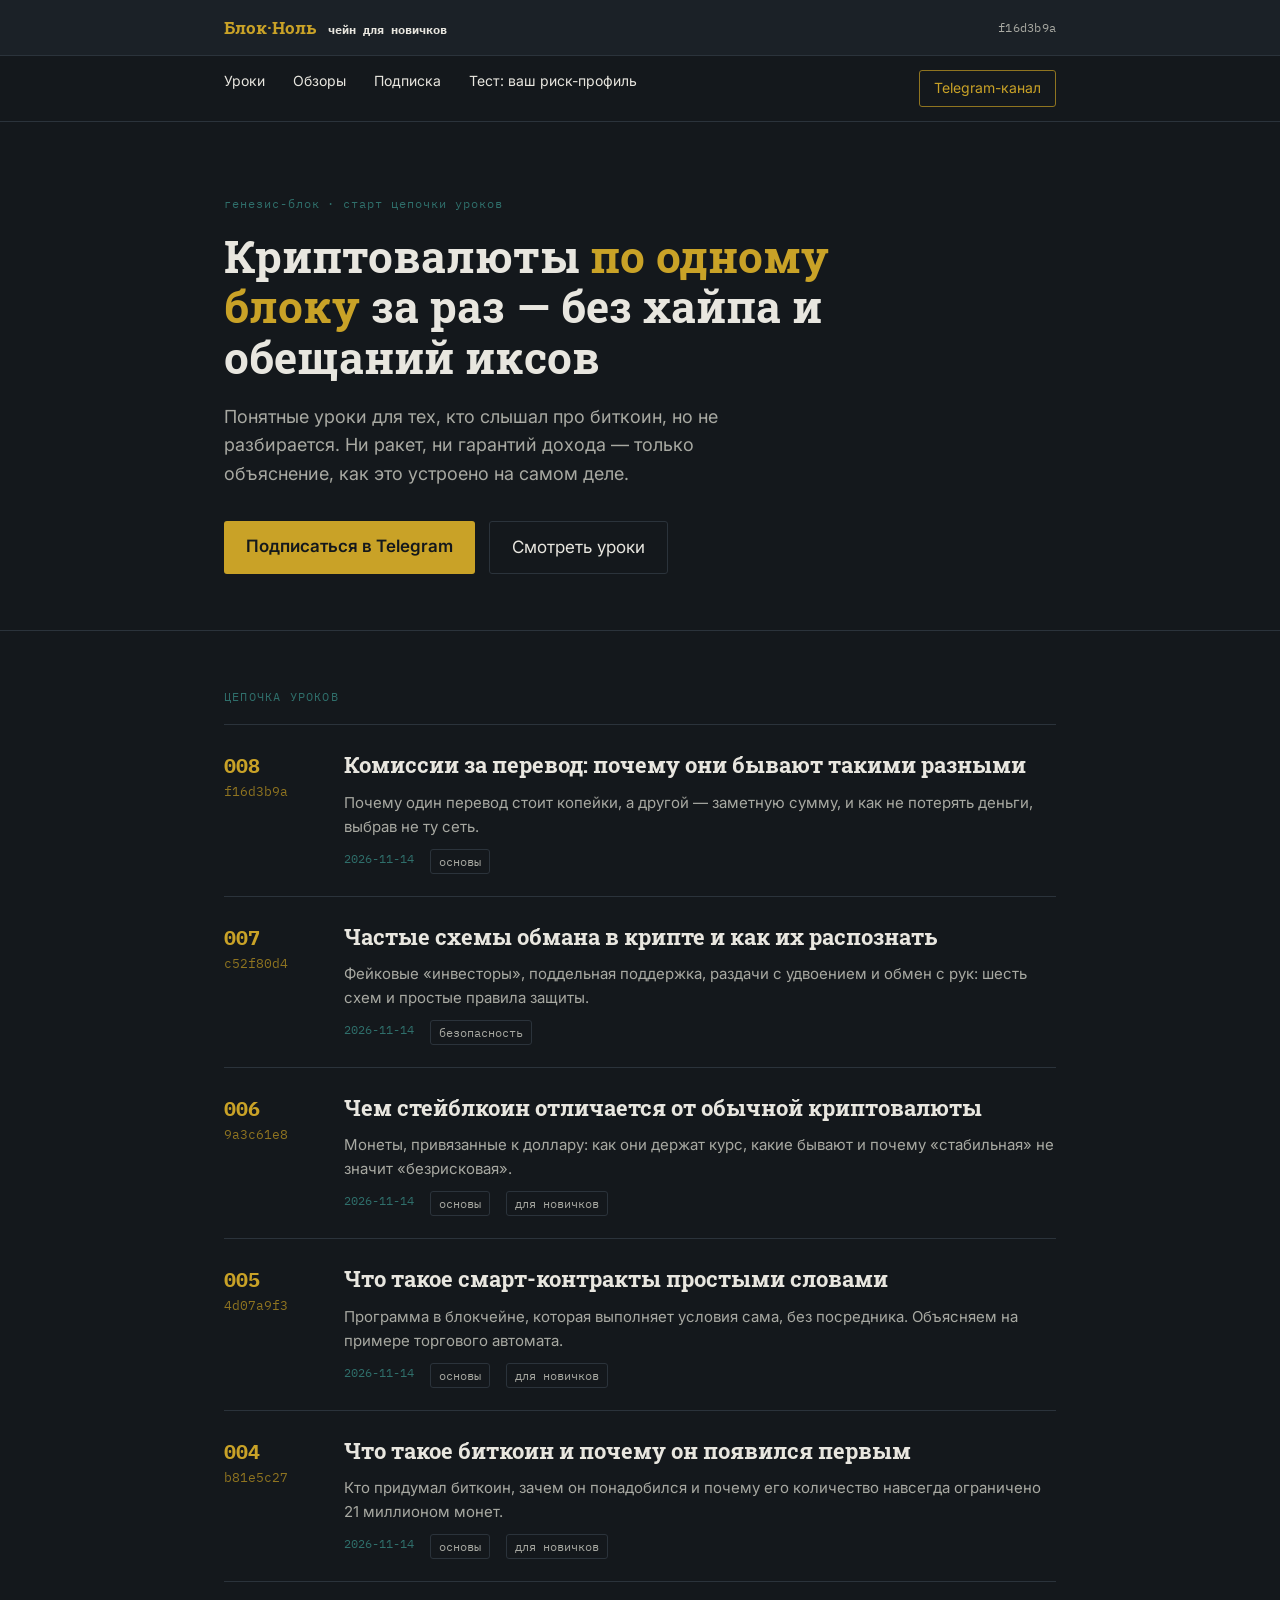
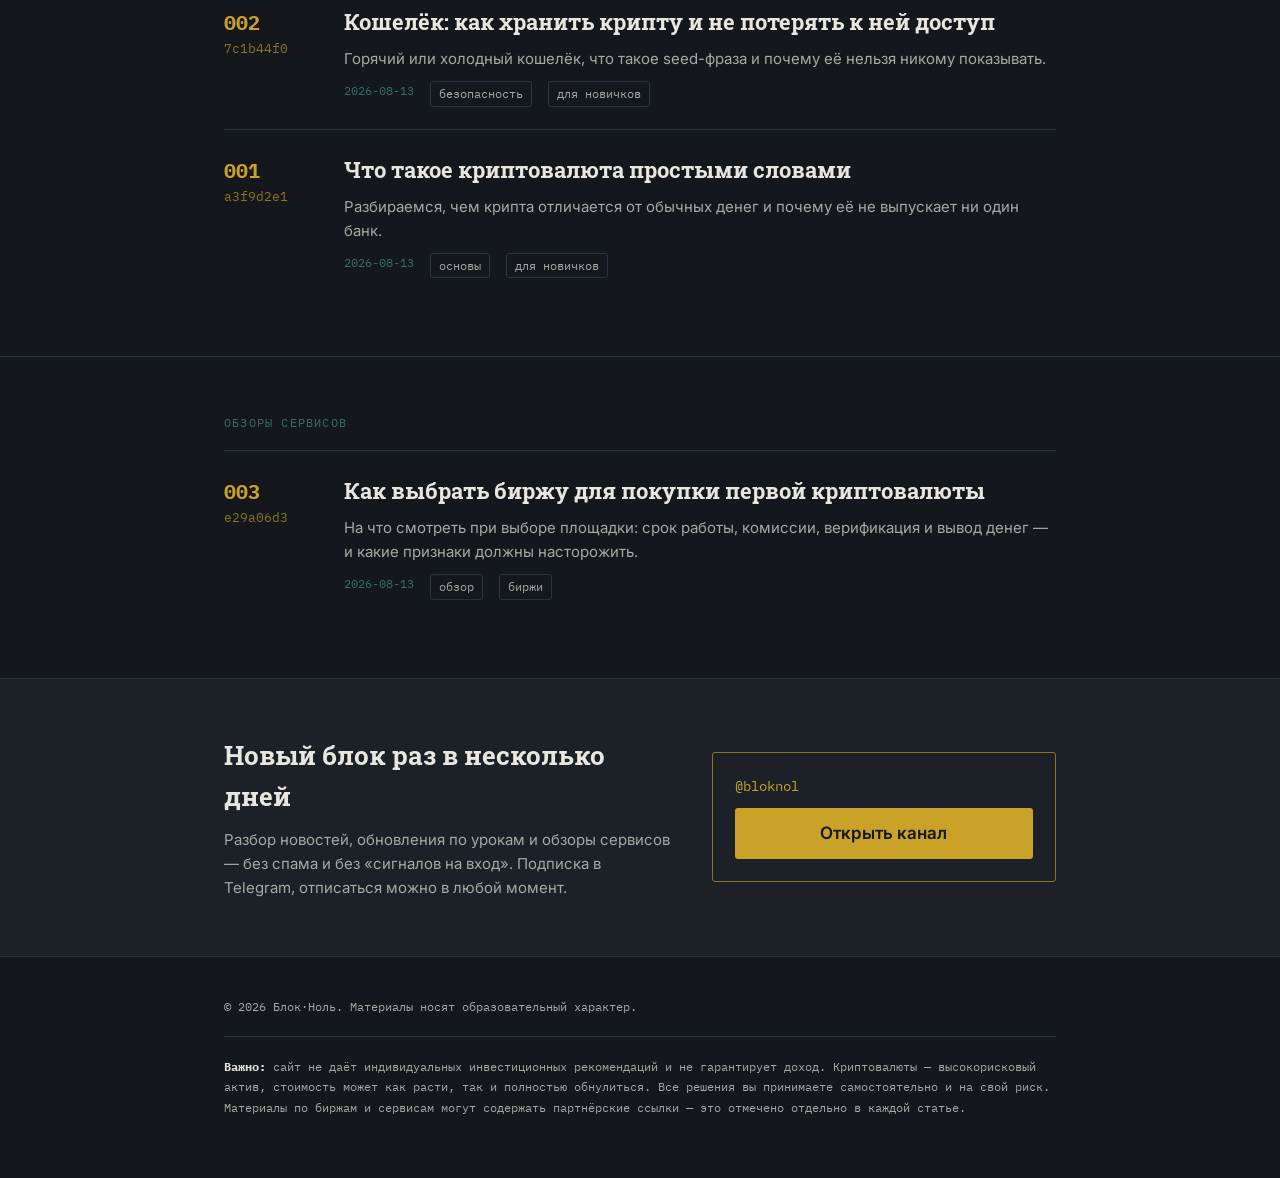
<file: index.html>
<!DOCTYPE html>
<html lang="ru">
<head>
<meta charset="UTF-8">
<meta name="viewport" content="width=device-width, initial-scale=1.0">
<title>Блок·Ноль — крипта для новичков без хайпа</title>
<meta name="description" content="Крипта для новичков: понятные уроки и обзоры без обещаний дохода.">
<link rel="preconnect" href="https://fonts.googleapis.com">
<link href="https://fonts.googleapis.com/css2?family=Roboto+Slab:wght@400;700&family=Inter:wght@400;500;600&family=IBM+Plex+Mono:wght@400;500&display=swap" rel="stylesheet">
<link rel="stylesheet" href="assets/style.css">
</head>
<body>

<div class="chainbar">
  <div class="chainbar-inner">
    <div class="brand">Блок·Ноль <span>чейн для новичков</span></div>
    <div>f16d3b9a</div>
  </div>
</div>

<nav class="mainnav">
  <div class="wrap">
    <a href="index.html">Уроки</a>
    <a href="index.html#obzory">Обзоры</a>
    <a href="index.html#podpiska">Подписка</a>
    <a href="risk/">Тест: ваш риск-профиль</a>
    <a class="cta" href="https://t.me/bloknol" target="_blank" rel="noopener">Telegram-канал</a>
  </div>
</nav>



<section class="hero">
  <div class="wrap">
    <div class="hero-hash">генезис-блок · старт цепочки уроков</div>
    <h1>Криптовалюты <em>по одному блоку</em> за раз — без хайпа и обещаний иксов</h1>
    <p class="lede">Понятные уроки для тех, кто слышал про биткоин, но не разбирается. Ни ракет, ни гарантий дохода — только объяснение, как это устроено на самом деле.</p>
    <div class="hero-actions">
      <a class="btn-primary" href="https://t.me/bloknol" target="_blank" rel="noopener">Подписаться в Telegram</a>
      <a class="btn-ghost" href="#lessons">Смотреть уроки</a>
    </div>
  </div>
</section>

<section class="blocklist" id="lessons">
  <div class="wrap">
    <div class="section-label">Цепочка уроков</div>
    <div class="block-entry">
      <div class="block-id"><span class="n">008</span>f16d3b9a</div>
      <div class="block-body">
        <h3><a href="articles/komissii-za-perevod.html">Комиссии за перевод: почему они бывают такими разными</a></h3>
        <p>Почему один перевод стоит копейки, а другой — заметную сумму, и как не потерять деньги, выбрав не ту сеть.</p>
        <div class="block-meta">
          <span>2026-11-14</span>
          <span class="tag">основы</span>
        </div>
      </div>
    </div>

    <div class="block-entry">
      <div class="block-id"><span class="n">007</span>c52f80d4</div>
      <div class="block-body">
        <h3><a href="articles/shemy-obmana-v-kripte.html">Частые схемы обмана в крипте и как их распознать</a></h3>
        <p>Фейковые «инвесторы», поддельная поддержка, раздачи с удвоением и обмен с рук: шесть схем и простые правила защиты.</p>
        <div class="block-meta">
          <span>2026-11-14</span>
          <span class="tag">безопасность</span>
        </div>
      </div>
    </div>

    <div class="block-entry">
      <div class="block-id"><span class="n">006</span>9a3c61e8</div>
      <div class="block-body">
        <h3><a href="articles/stejblkoiny-chem-otlichayutsya.html">Чем стейблкоин отличается от обычной криптовалюты</a></h3>
        <p>Монеты, привязанные к доллару: как они держат курс, какие бывают и почему «стабильная» не значит «безрисковая».</p>
        <div class="block-meta">
          <span>2026-11-14</span>
          <span class="tag">основы</span><span class="tag">для новичков</span>
        </div>
      </div>
    </div>

    <div class="block-entry">
      <div class="block-id"><span class="n">005</span>4d07a9f3</div>
      <div class="block-body">
        <h3><a href="articles/smart-kontrakty-prostymi-slovami.html">Что такое смарт-контракты простыми словами</a></h3>
        <p>Программа в блокчейне, которая выполняет условия сама, без посредника. Объясняем на примере торгового автомата.</p>
        <div class="block-meta">
          <span>2026-11-14</span>
          <span class="tag">основы</span><span class="tag">для новичков</span>
        </div>
      </div>
    </div>

    <div class="block-entry">
      <div class="block-id"><span class="n">004</span>b81e5c27</div>
      <div class="block-body">
        <h3><a href="articles/chto-takoe-bitkoin.html">Что такое биткоин и почему он появился первым</a></h3>
        <p>Кто придумал биткоин, зачем он понадобился и почему его количество навсегда ограничено 21 миллионом монет.</p>
        <div class="block-meta">
          <span>2026-11-14</span>
          <span class="tag">основы</span><span class="tag">для новичков</span>
        </div>
      </div>
    </div>

    <div class="block-entry">
      <div class="block-id"><span class="n">002</span>7c1b44f0</div>
      <div class="block-body">
        <h3><a href="articles/koshelek-kak-hranit-kriptu.html">Кошелёк: как хранить крипту и не потерять к ней доступ</a></h3>
        <p>Горячий или холодный кошелёк, что такое seed-фраза и почему её нельзя никому показывать.</p>
        <div class="block-meta">
          <span>2026-08-13</span>
          <span class="tag">безопасность</span><span class="tag">для новичков</span>
        </div>
      </div>
    </div>

    <div class="block-entry">
      <div class="block-id"><span class="n">001</span>a3f9d2e1</div>
      <div class="block-body">
        <h3><a href="articles/chto-takoe-kriptovalyuta.html">Что такое криптовалюта простыми словами</a></h3>
        <p>Разбираемся, чем крипта отличается от обычных денег и почему её не выпускает ни один банк.</p>
        <div class="block-meta">
          <span>2026-08-13</span>
          <span class="tag">основы</span><span class="tag">для новичков</span>
        </div>
      </div>
    </div>

  </div>
</section>

<section class="blocklist" id="obzory">
  <div class="wrap">
    <div class="section-label">Обзоры сервисов</div>
    <div class="block-entry">
      <div class="block-id"><span class="n">003</span>e29a06d3</div>
      <div class="block-body">
        <h3><a href="articles/kak-vybrat-birzhu.html">Как выбрать биржу для покупки первой криптовалюты</a></h3>
        <p>На что смотреть при выборе площадки: срок работы, комиссии, верификация и вывод денег — и какие признаки должны насторожить.</p>
        <div class="block-meta">
          <span>2026-08-13</span>
          <span class="tag">обзор</span><span class="tag">биржи</span>
        </div>
      </div>
    </div>

  </div>
</section>

<section class="subscribe" id="podpiska">
  <div class="wrap subscribe-grid">
    <div>
      <h2>Новый блок раз в несколько дней</h2>
      <p>Разбор новостей, обновления по урокам и обзоры сервисов — без спама и без «сигналов на вход». Подписка в Telegram, отписаться можно в любой момент.</p>
    </div>
    <div class="tg-box">
      <div class="handle">@bloknol</div>
      <a class="btn-primary" href="https://t.me/bloknol" target="_blank" rel="noopener">Открыть канал</a>
    </div>
  </div>
</section>



<footer>
  <div class="wrap">
    <div>© 2026 Блок·Ноль. Материалы носят образовательный характер.</div>
    <div class="disclaimer">
      <strong style="color:var(--paper)">Важно:</strong> сайт не даёт индивидуальных инвестиционных рекомендаций и не гарантирует доход. Криптовалюты — высокорисковый актив, стоимость может как расти, так и полностью обнулиться. Все решения вы принимаете самостоятельно и на свой риск. Материалы по биржам и сервисам могут содержать партнёрские ссылки — это отмечено отдельно в каждой статье.
    </div>
  </div>
</footer>

</body>
</html>
</file>
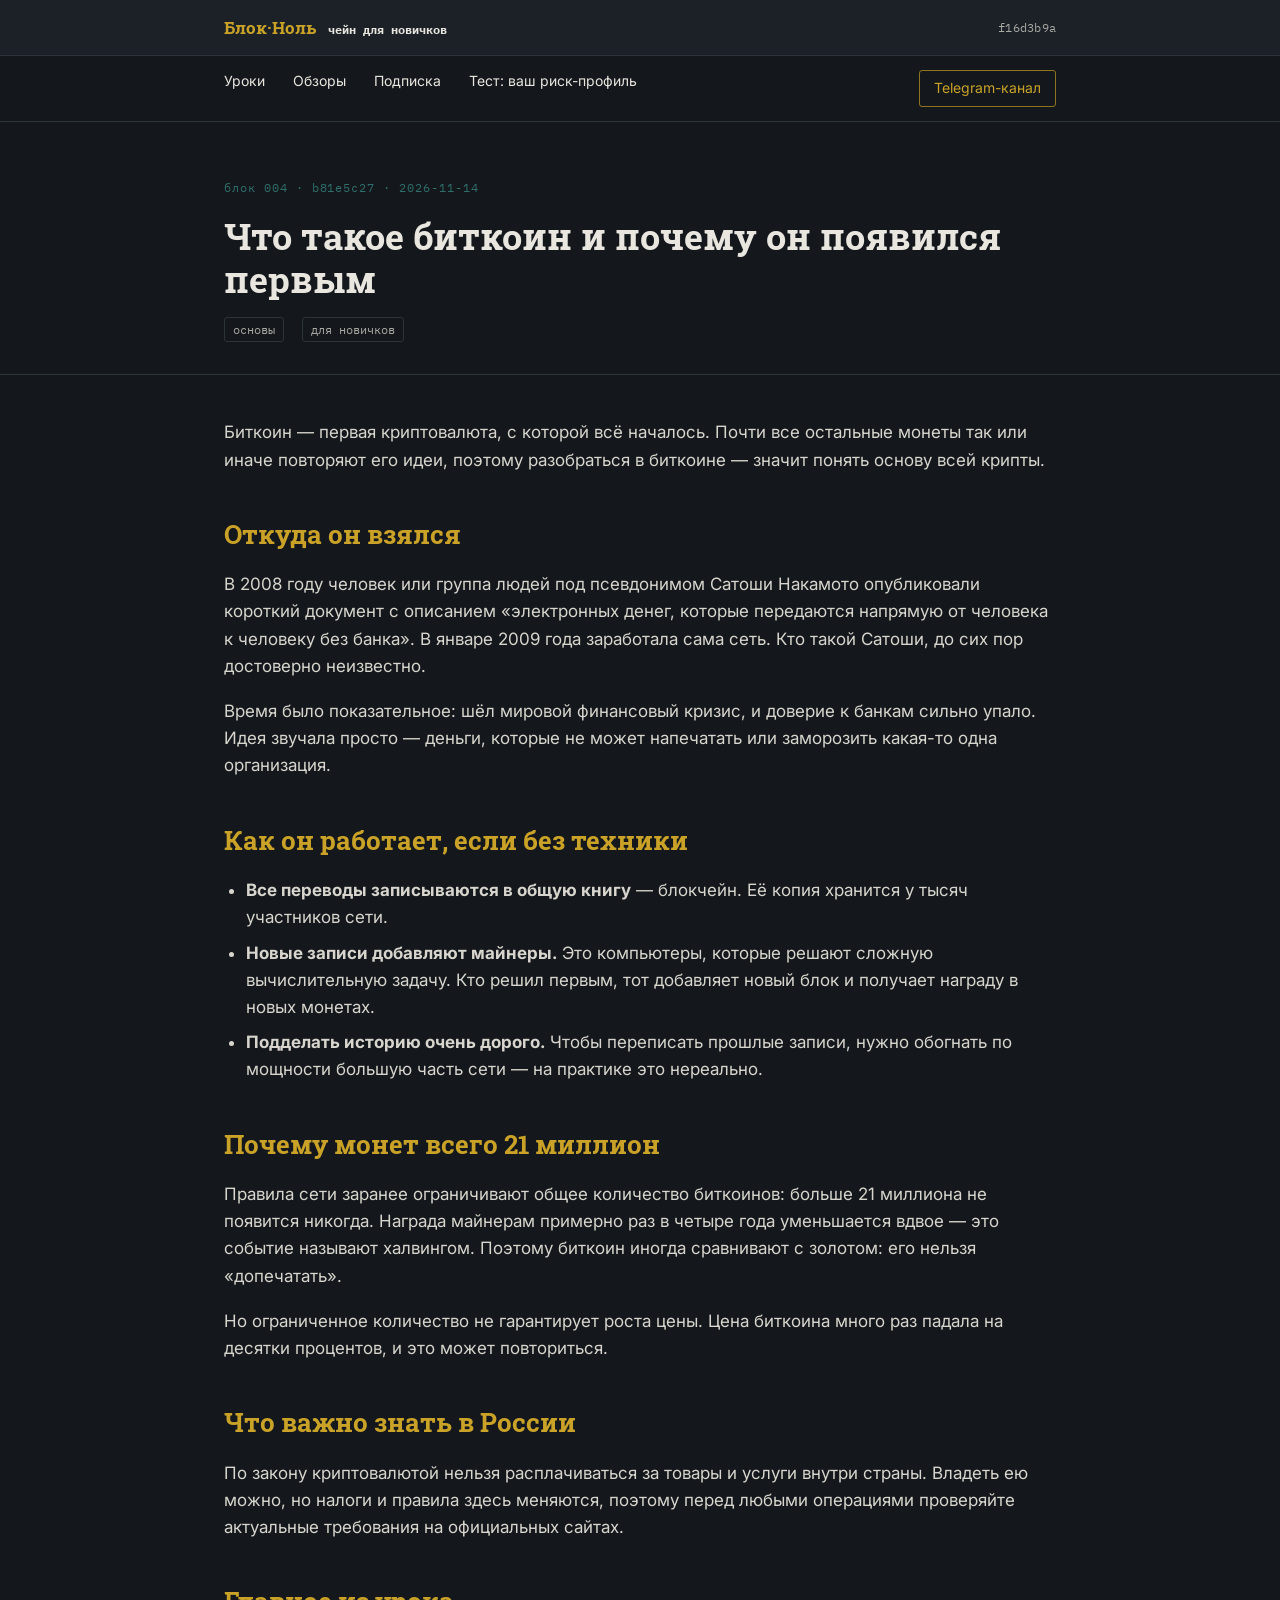
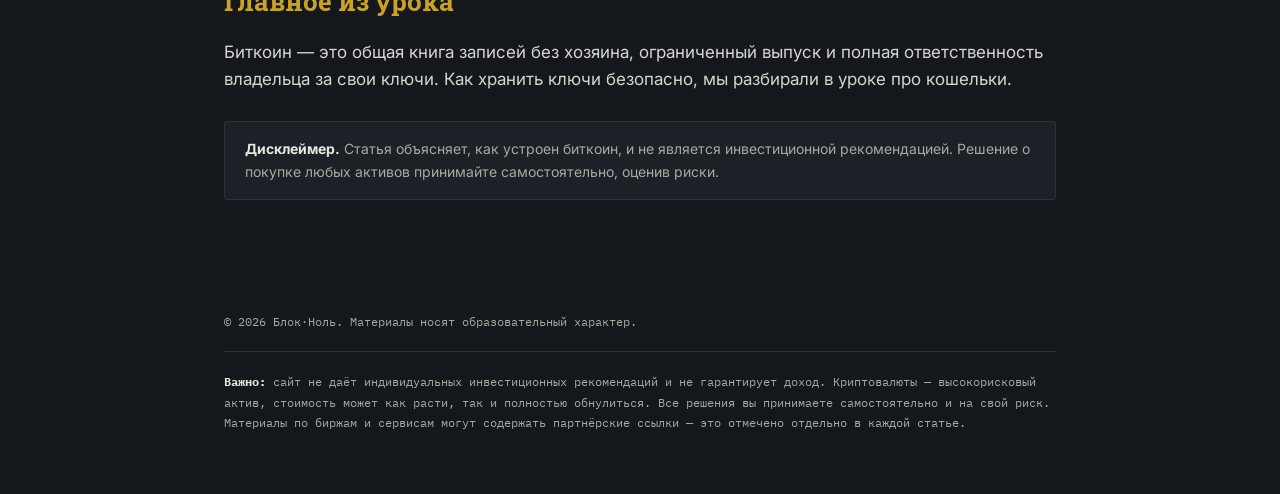
<file: articles/chto-takoe-bitkoin.html>
<!DOCTYPE html>
<html lang="ru">
<head>
<meta charset="UTF-8">
<meta name="viewport" content="width=device-width, initial-scale=1.0">
<title>Что такое биткоин и почему он появился первым — Блок·Ноль</title>
<meta name="description" content="Кто придумал биткоин, зачем он понадобился и почему его количество навсегда ограничено 21 миллионом монет.">
<link rel="preconnect" href="https://fonts.googleapis.com">
<link href="https://fonts.googleapis.com/css2?family=Roboto+Slab:wght@400;700&family=Inter:wght@400;500;600&family=IBM+Plex+Mono:wght@400;500&display=swap" rel="stylesheet">
<link rel="stylesheet" href="../assets/style.css">
</head>
<body>

<div class="chainbar">
  <div class="chainbar-inner">
    <div class="brand">Блок·Ноль <span>чейн для новичков</span></div>
    <div>f16d3b9a</div>
  </div>
</div>

<nav class="mainnav">
  <div class="wrap">
    <a href="../index.html">Уроки</a>
    <a href="../index.html#obzory">Обзоры</a>
    <a href="../index.html#podpiska">Подписка</a>
    <a href="../risk/">Тест: ваш риск-профиль</a>
    <a class="cta" href="https://t.me/bloknol" target="_blank" rel="noopener">Telegram-канал</a>
  </div>
</nav>



<header class="article-header">
  <div class="wrap">
    <div class="hero-hash">блок 004 · b81e5c27 · 2026-11-14</div>
    <h1>Что такое биткоин и почему он появился первым</h1>
    <div class="article-meta">
      <span class="tag">основы</span><span class="tag">для новичков</span>
    </div>
  </div>
</header>

<article class="article-body">
  <div class="wrap">
    <p>Биткоин — первая криптовалюта, с которой всё началось. Почти все остальные монеты так или иначе повторяют его идеи, поэтому разобраться в биткоине — значит понять основу всей крипты.</p>
<h2>Откуда он взялся</h2>
<p>В 2008 году человек или группа людей под псевдонимом Сатоши Накамото опубликовали короткий документ с описанием «электронных денег, которые передаются напрямую от человека к человеку без банка». В январе 2009 года заработала сама сеть. Кто такой Сатоши, до сих пор достоверно неизвестно.</p>
<p>Время было показательное: шёл мировой финансовый кризис, и доверие к банкам сильно упало. Идея звучала просто — деньги, которые не может напечатать или заморозить какая-то одна организация.</p>
<h2>Как он работает, если без техники</h2>
<ul>
<li><strong>Все переводы записываются в общую книгу</strong> — блокчейн. Её копия хранится у тысяч участников сети.</li>
<li><strong>Новые записи добавляют майнеры.</strong> Это компьютеры, которые решают сложную вычислительную задачу. Кто решил первым, тот добавляет новый блок и получает награду в новых монетах.</li>
<li><strong>Подделать историю очень дорого.</strong> Чтобы переписать прошлые записи, нужно обогнать по мощности большую часть сети — на практике это нереально.</li>
</ul>
<h2>Почему монет всего 21 миллион</h2>
<p>Правила сети заранее ограничивают общее количество биткоинов: больше 21 миллиона не появится никогда. Награда майнерам примерно раз в четыре года уменьшается вдвое — это событие называют халвингом. Поэтому биткоин иногда сравнивают с золотом: его нельзя «допечатать».</p>
<p>Но ограниченное количество не гарантирует роста цены. Цена биткоина много раз падала на десятки процентов, и это может повториться.</p>
<h2>Что важно знать в России</h2>
<p>По закону криптовалютой нельзя расплачиваться за товары и услуги внутри страны. Владеть ею можно, но налоги и правила здесь меняются, поэтому перед любыми операциями проверяйте актуальные требования на официальных сайтах.</p>
<h2>Главное из урока</h2>
<p>Биткоин — это общая книга записей без хозяина, ограниченный выпуск и полная ответственность владельца за свои ключи. Как хранить ключи безопасно, мы разбирали в уроке про кошельки.</p>

    

    <div class="disclosure-box">
      <strong>Дисклеймер.</strong> Статья объясняет, как устроен биткоин, и не является инвестиционной рекомендацией. Решение о покупке любых активов принимайте самостоятельно, оценив риски.
    </div>
  </div>
</article>



<footer>
  <div class="wrap">
    <div>© 2026 Блок·Ноль. Материалы носят образовательный характер.</div>
    <div class="disclaimer">
      <strong style="color:var(--paper)">Важно:</strong> сайт не даёт индивидуальных инвестиционных рекомендаций и не гарантирует доход. Криптовалюты — высокорисковый актив, стоимость может как расти, так и полностью обнулиться. Все решения вы принимаете самостоятельно и на свой риск. Материалы по биржам и сервисам могут содержать партнёрские ссылки — это отмечено отдельно в каждой статье.
    </div>
  </div>
</footer>

</body>
</html>
</file>
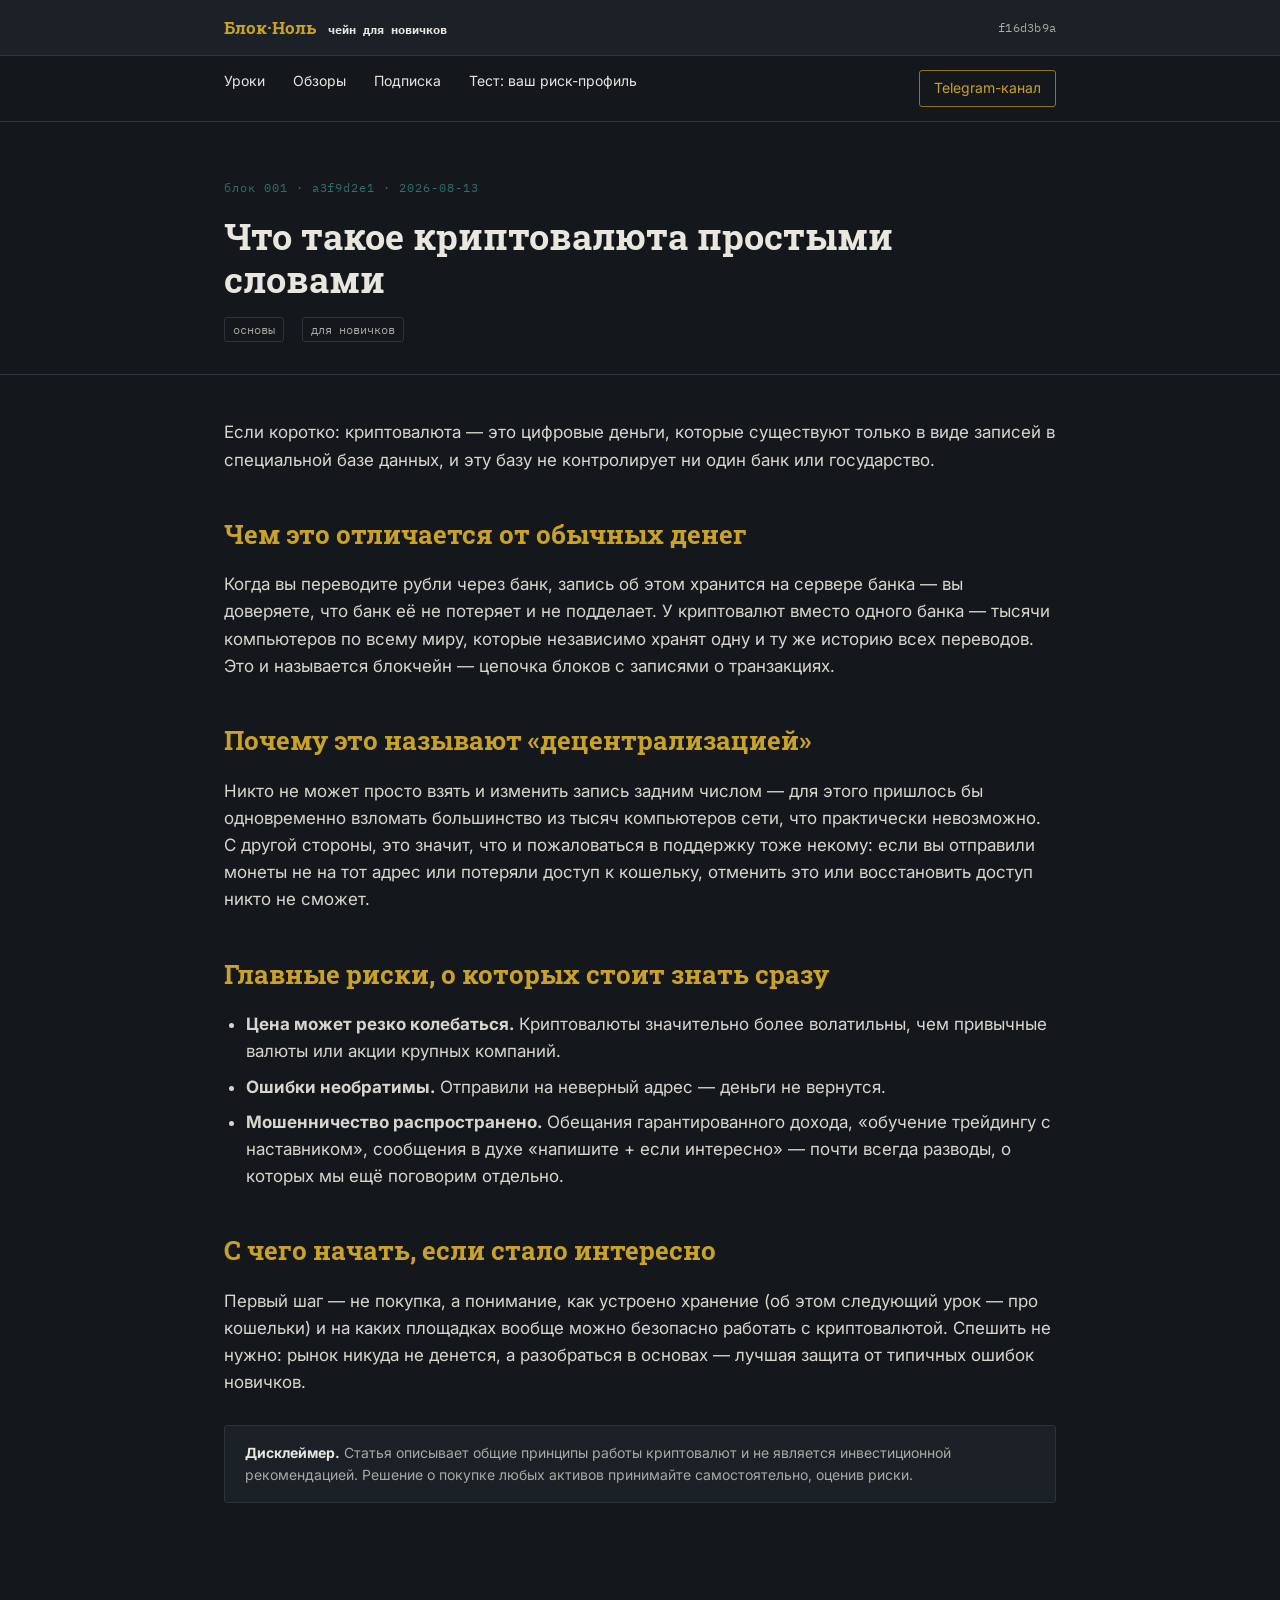
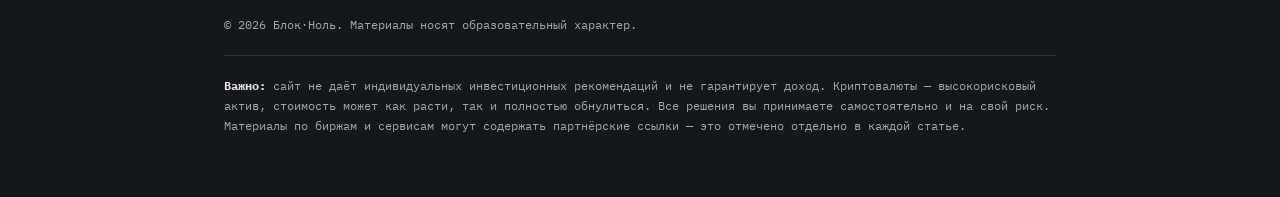
<file: articles/chto-takoe-kriptovalyuta.html>
<!DOCTYPE html>
<html lang="ru">
<head>
<meta charset="UTF-8">
<meta name="viewport" content="width=device-width, initial-scale=1.0">
<title>Что такое криптовалюта простыми словами — Блок·Ноль</title>
<meta name="description" content="Разбираемся, чем крипта отличается от обычных денег и почему её не выпускает ни один банк.">
<link rel="preconnect" href="https://fonts.googleapis.com">
<link href="https://fonts.googleapis.com/css2?family=Roboto+Slab:wght@400;700&family=Inter:wght@400;500;600&family=IBM+Plex+Mono:wght@400;500&display=swap" rel="stylesheet">
<link rel="stylesheet" href="../assets/style.css">
</head>
<body>

<div class="chainbar">
  <div class="chainbar-inner">
    <div class="brand">Блок·Ноль <span>чейн для новичков</span></div>
    <div>f16d3b9a</div>
  </div>
</div>

<nav class="mainnav">
  <div class="wrap">
    <a href="../index.html">Уроки</a>
    <a href="../index.html#obzory">Обзоры</a>
    <a href="../index.html#podpiska">Подписка</a>
    <a href="../risk/">Тест: ваш риск-профиль</a>
    <a class="cta" href="https://t.me/bloknol" target="_blank" rel="noopener">Telegram-канал</a>
  </div>
</nav>



<header class="article-header">
  <div class="wrap">
    <div class="hero-hash">блок 001 · a3f9d2e1 · 2026-08-13</div>
    <h1>Что такое криптовалюта простыми словами</h1>
    <div class="article-meta">
      <span class="tag">основы</span><span class="tag">для новичков</span>
    </div>
  </div>
</header>

<article class="article-body">
  <div class="wrap">
    <p>Если коротко: криптовалюта — это цифровые деньги, которые существуют только в виде записей в специальной базе данных, и эту базу не контролирует ни один банк или государство.</p>
<h2>Чем это отличается от обычных денег</h2>
<p>Когда вы переводите рубли через банк, запись об этом хранится на сервере банка — вы доверяете, что банк её не потеряет и не подделает. У криптовалют вместо одного банка — тысячи компьютеров по всему миру, которые независимо хранят одну и ту же историю всех переводов. Это и называется блокчейн — цепочка блоков с записями о транзакциях.</p>
<h2>Почему это называют «децентрализацией»</h2>
<p>Никто не может просто взять и изменить запись задним числом — для этого пришлось бы одновременно взломать большинство из тысяч компьютеров сети, что практически невозможно. С другой стороны, это значит, что и пожаловаться в поддержку тоже некому: если вы отправили монеты не на тот адрес или потеряли доступ к кошельку, отменить это или восстановить доступ никто не сможет.</p>
<h2>Главные риски, о которых стоит знать сразу</h2>
<ul>
<li><strong>Цена может резко колебаться.</strong> Криптовалюты значительно более волатильны, чем привычные валюты или акции крупных компаний.</li>
<li><strong>Ошибки необратимы.</strong> Отправили на неверный адрес — деньги не вернутся.</li>
<li><strong>Мошенничество распространено.</strong> Обещания гарантированного дохода, «обучение трейдингу с наставником», сообщения в духе «напишите + если интересно» — почти всегда разводы, о которых мы ещё поговорим отдельно.</li>
</ul>
<h2>С чего начать, если стало интересно</h2>
<p>Первый шаг — не покупка, а понимание, как устроено хранение (об этом следующий урок — про кошельки) и на каких площадках вообще можно безопасно работать с криптовалютой. Спешить не нужно: рынок никуда не денется, а разобраться в основах — лучшая защита от типичных ошибок новичков.</p>

    

    <div class="disclosure-box">
      <strong>Дисклеймер.</strong> Статья описывает общие принципы работы криптовалют и не является инвестиционной рекомендацией. Решение о покупке любых активов принимайте самостоятельно, оценив риски.
    </div>
  </div>
</article>



<footer>
  <div class="wrap">
    <div>© 2026 Блок·Ноль. Материалы носят образовательный характер.</div>
    <div class="disclaimer">
      <strong style="color:var(--paper)">Важно:</strong> сайт не даёт индивидуальных инвестиционных рекомендаций и не гарантирует доход. Криптовалюты — высокорисковый актив, стоимость может как расти, так и полностью обнулиться. Все решения вы принимаете самостоятельно и на свой риск. Материалы по биржам и сервисам могут содержать партнёрские ссылки — это отмечено отдельно в каждой статье.
    </div>
  </div>
</footer>

</body>
</html>
</file>
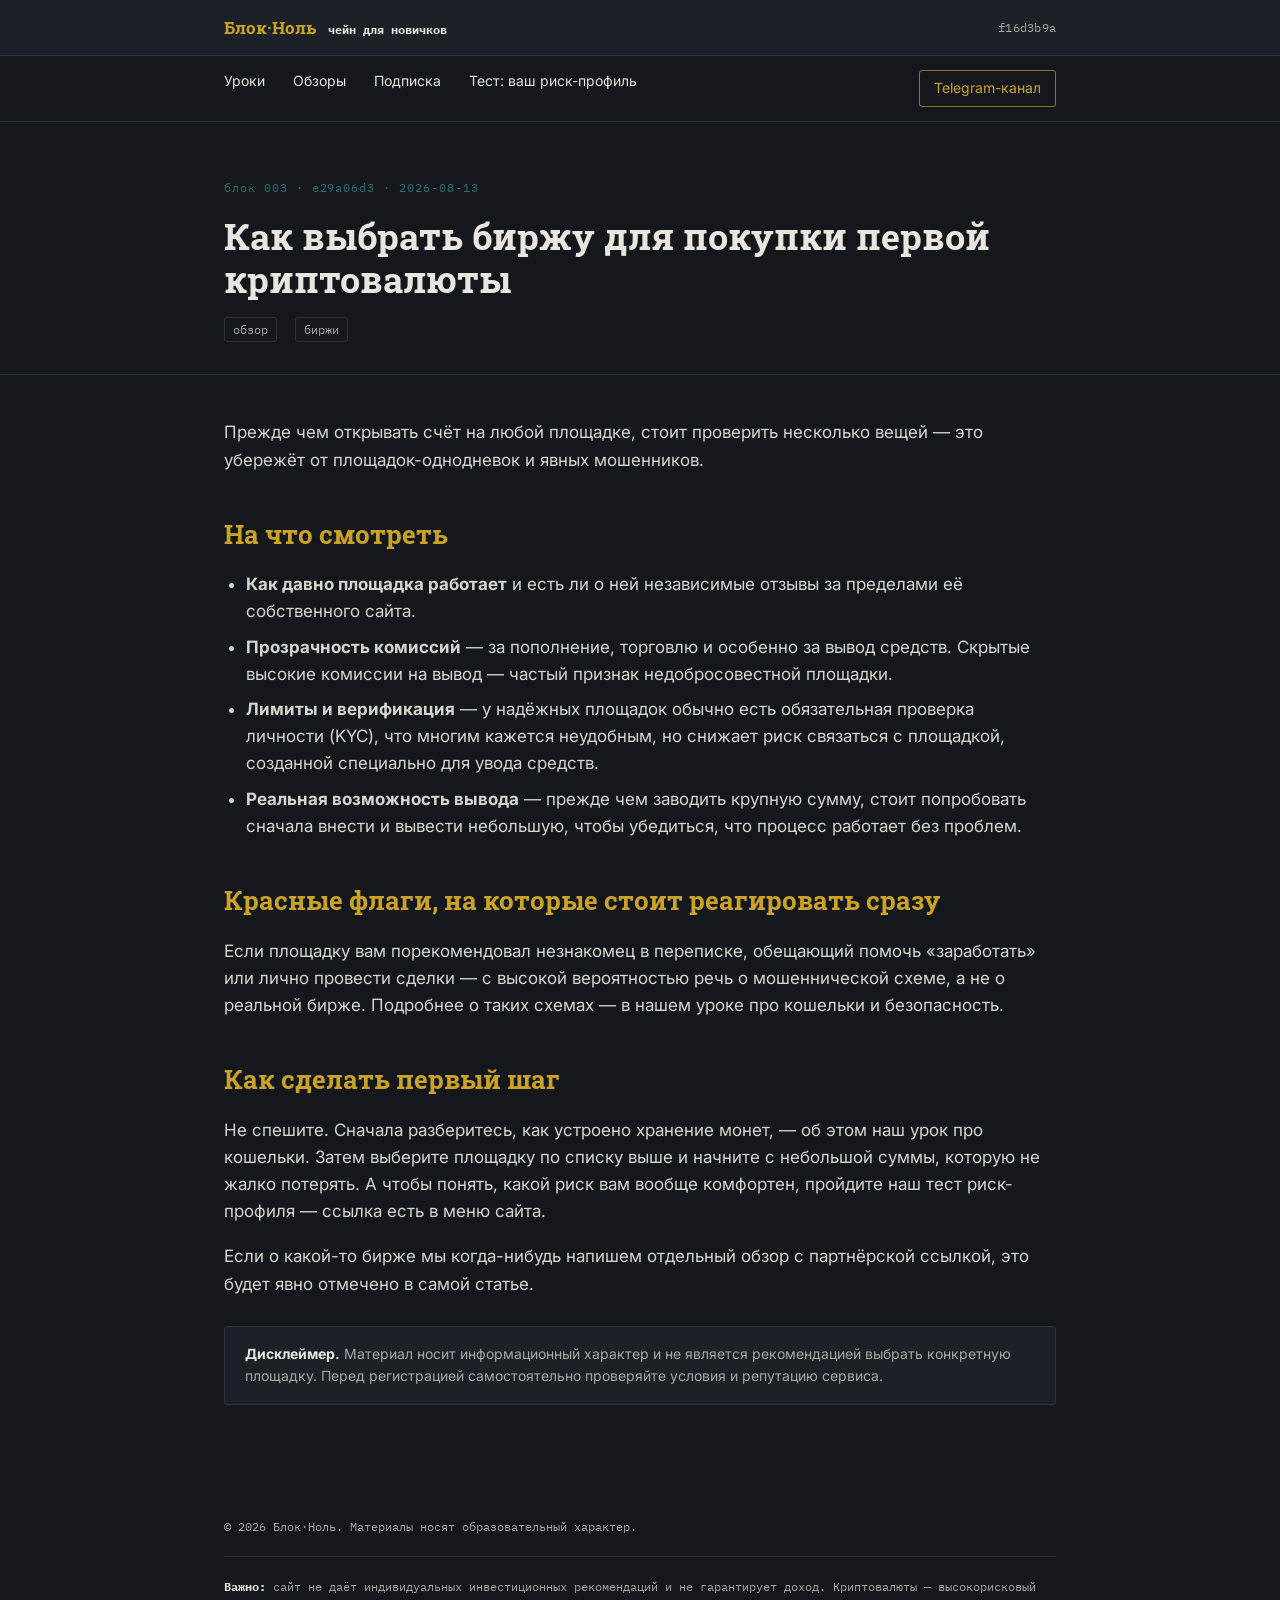
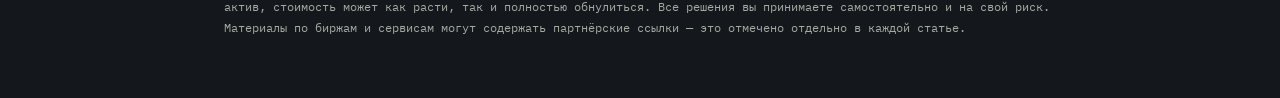
<file: articles/kak-vybrat-birzhu.html>
<!DOCTYPE html>
<html lang="ru">
<head>
<meta charset="UTF-8">
<meta name="viewport" content="width=device-width, initial-scale=1.0">
<title>Как выбрать биржу для покупки первой криптовалюты — Блок·Ноль</title>
<meta name="description" content="На что смотреть при выборе площадки: срок работы, комиссии, верификация и вывод денег — и какие признаки должны насторожить.">
<link rel="preconnect" href="https://fonts.googleapis.com">
<link href="https://fonts.googleapis.com/css2?family=Roboto+Slab:wght@400;700&family=Inter:wght@400;500;600&family=IBM+Plex+Mono:wght@400;500&display=swap" rel="stylesheet">
<link rel="stylesheet" href="../assets/style.css">
</head>
<body>

<div class="chainbar">
  <div class="chainbar-inner">
    <div class="brand">Блок·Ноль <span>чейн для новичков</span></div>
    <div>f16d3b9a</div>
  </div>
</div>

<nav class="mainnav">
  <div class="wrap">
    <a href="../index.html">Уроки</a>
    <a href="../index.html#obzory">Обзоры</a>
    <a href="../index.html#podpiska">Подписка</a>
    <a href="../risk/">Тест: ваш риск-профиль</a>
    <a class="cta" href="https://t.me/bloknol" target="_blank" rel="noopener">Telegram-канал</a>
  </div>
</nav>



<header class="article-header">
  <div class="wrap">
    <div class="hero-hash">блок 003 · e29a06d3 · 2026-08-13</div>
    <h1>Как выбрать биржу для покупки первой криптовалюты</h1>
    <div class="article-meta">
      <span class="tag">обзор</span><span class="tag">биржи</span>
    </div>
  </div>
</header>

<article class="article-body">
  <div class="wrap">
    <p>Прежде чем открывать счёт на любой площадке, стоит проверить несколько вещей — это убережёт от площадок-однодневок и явных мошенников.</p>
<h2>На что смотреть</h2>
<ul>
<li><strong>Как давно площадка работает</strong> и есть ли о ней независимые отзывы за пределами её собственного сайта.</li>
<li><strong>Прозрачность комиссий</strong> — за пополнение, торговлю и особенно за вывод средств. Скрытые высокие комиссии на вывод — частый признак недобросовестной площадки.</li>
<li><strong>Лимиты и верификация</strong> — у надёжных площадок обычно есть обязательная проверка личности (KYC), что многим кажется неудобным, но снижает риск связаться с площадкой, созданной специально для увода средств.</li>
<li><strong>Реальная возможность вывода</strong> — прежде чем заводить крупную сумму, стоит попробовать сначала внести и вывести небольшую, чтобы убедиться, что процесс работает без проблем.</li>
</ul>
<h2>Красные флаги, на которые стоит реагировать сразу</h2>
<p>Если площадку вам порекомендовал незнакомец в переписке, обещающий помочь «заработать» или лично провести сделки — с высокой вероятностью речь о мошеннической схеме, а не о реальной бирже. Подробнее о таких схемах — в нашем уроке про кошельки и безопасность.</p>
<h2>Как сделать первый шаг</h2>
<p>Не спешите. Сначала разберитесь, как устроено хранение монет, — об этом наш урок про кошельки. Затем выберите площадку по списку выше и начните с небольшой суммы, которую не жалко потерять. А чтобы понять, какой риск вам вообще комфортен, пройдите наш тест риск-профиля — ссылка есть в меню сайта.</p>
<p>Если о какой-то бирже мы когда-нибудь напишем отдельный обзор с партнёрской ссылкой, это будет явно отмечено в самой статье.</p>

    

    <div class="disclosure-box">
      <strong>Дисклеймер.</strong> Материал носит информационный характер и не является рекомендацией выбрать конкретную площадку. Перед регистрацией самостоятельно проверяйте условия и репутацию сервиса.
    </div>
  </div>
</article>



<footer>
  <div class="wrap">
    <div>© 2026 Блок·Ноль. Материалы носят образовательный характер.</div>
    <div class="disclaimer">
      <strong style="color:var(--paper)">Важно:</strong> сайт не даёт индивидуальных инвестиционных рекомендаций и не гарантирует доход. Криптовалюты — высокорисковый актив, стоимость может как расти, так и полностью обнулиться. Все решения вы принимаете самостоятельно и на свой риск. Материалы по биржам и сервисам могут содержать партнёрские ссылки — это отмечено отдельно в каждой статье.
    </div>
  </div>
</footer>

</body>
</html>
</file>
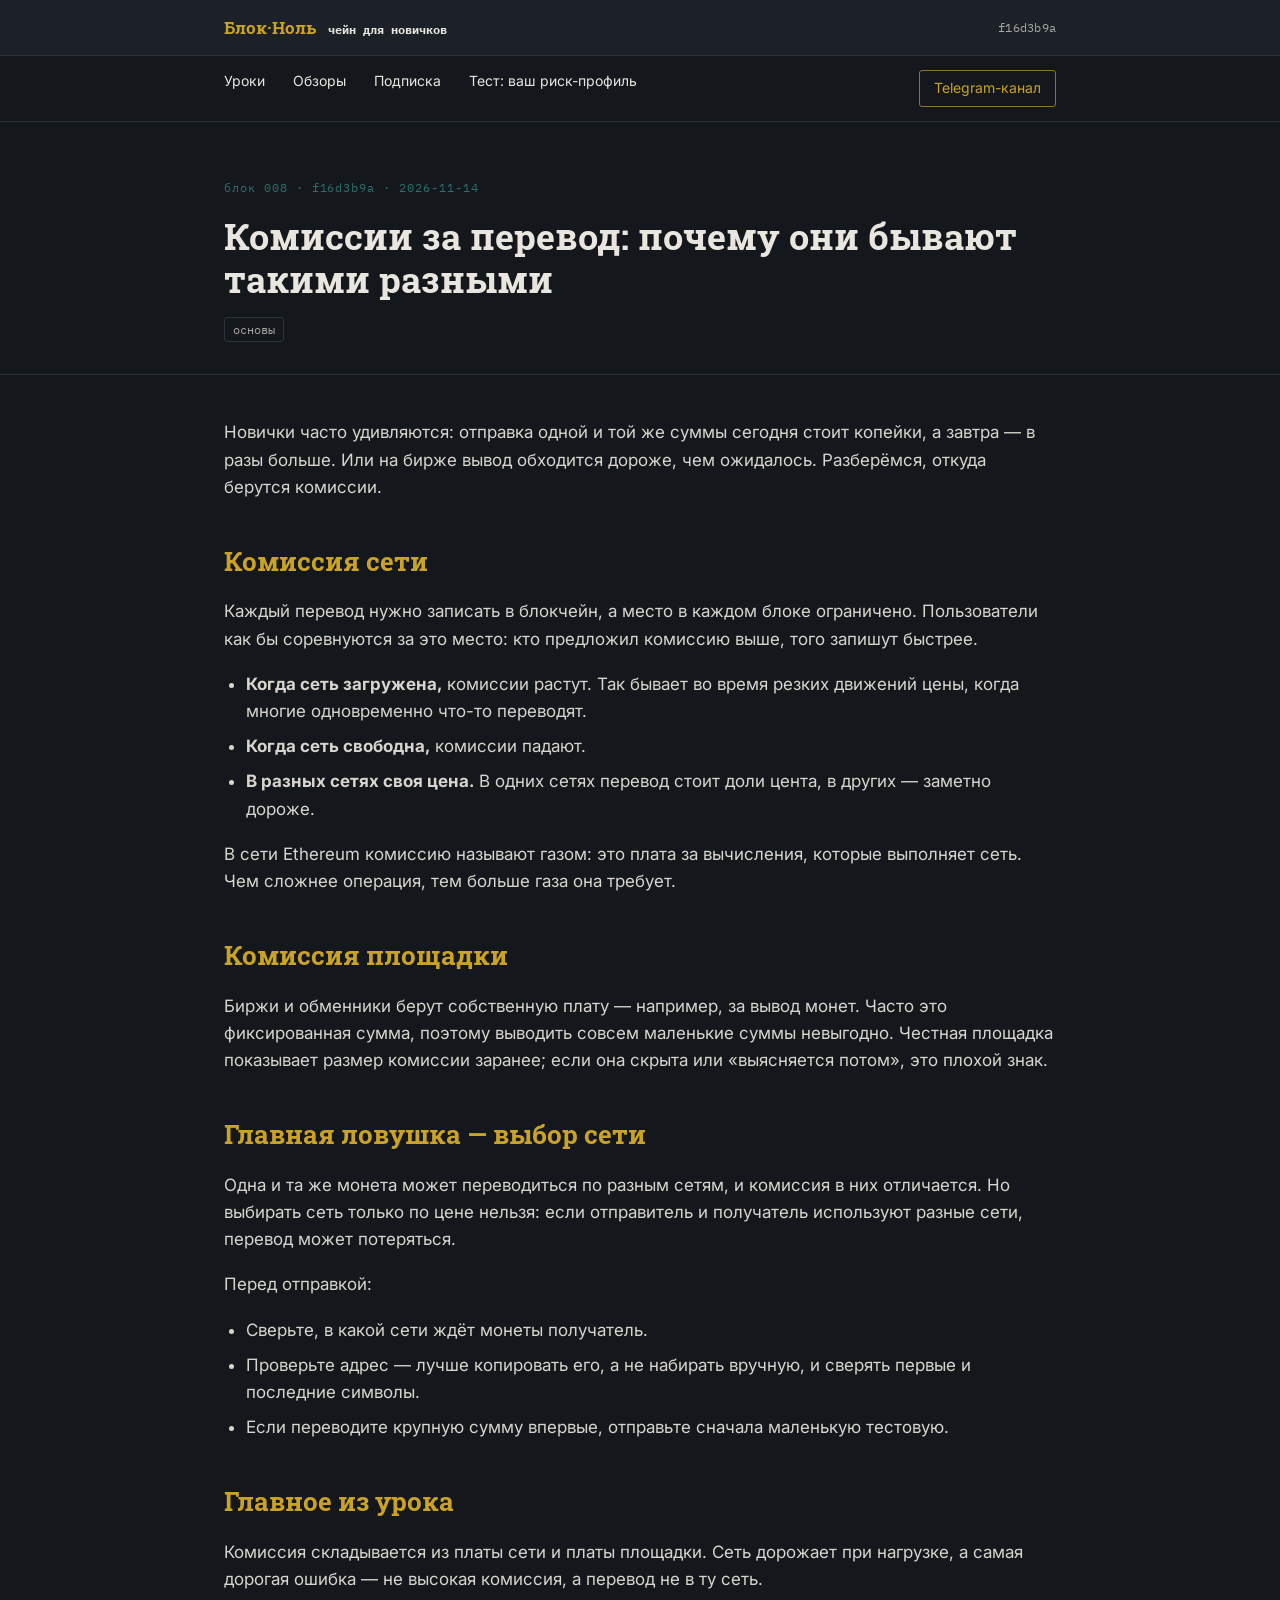
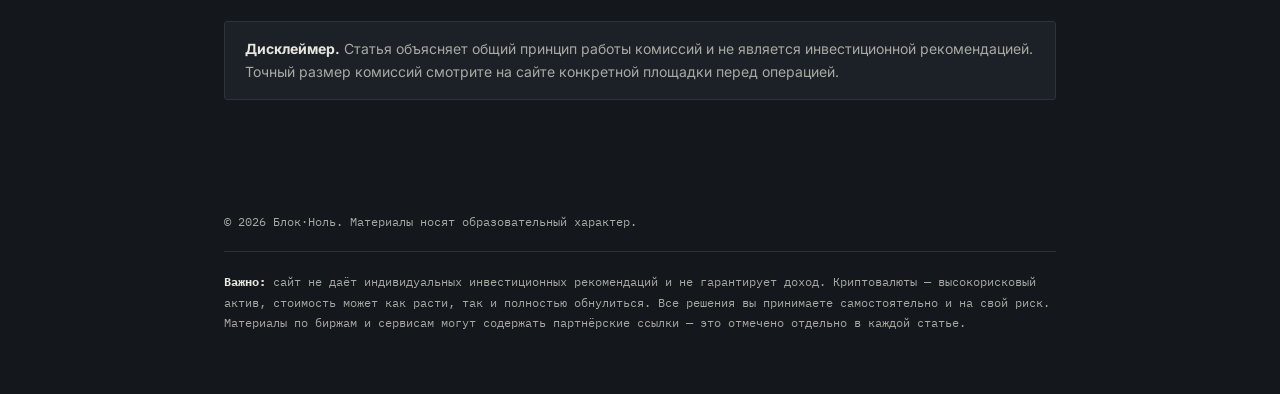
<file: articles/komissii-za-perevod.html>
<!DOCTYPE html>
<html lang="ru">
<head>
<meta charset="UTF-8">
<meta name="viewport" content="width=device-width, initial-scale=1.0">
<title>Комиссии за перевод: почему они бывают такими разными — Блок·Ноль</title>
<meta name="description" content="Почему один перевод стоит копейки, а другой — заметную сумму, и как не потерять деньги, выбрав не ту сеть.">
<link rel="preconnect" href="https://fonts.googleapis.com">
<link href="https://fonts.googleapis.com/css2?family=Roboto+Slab:wght@400;700&family=Inter:wght@400;500;600&family=IBM+Plex+Mono:wght@400;500&display=swap" rel="stylesheet">
<link rel="stylesheet" href="../assets/style.css">
</head>
<body>

<div class="chainbar">
  <div class="chainbar-inner">
    <div class="brand">Блок·Ноль <span>чейн для новичков</span></div>
    <div>f16d3b9a</div>
  </div>
</div>

<nav class="mainnav">
  <div class="wrap">
    <a href="../index.html">Уроки</a>
    <a href="../index.html#obzory">Обзоры</a>
    <a href="../index.html#podpiska">Подписка</a>
    <a href="../risk/">Тест: ваш риск-профиль</a>
    <a class="cta" href="https://t.me/bloknol" target="_blank" rel="noopener">Telegram-канал</a>
  </div>
</nav>



<header class="article-header">
  <div class="wrap">
    <div class="hero-hash">блок 008 · f16d3b9a · 2026-11-14</div>
    <h1>Комиссии за перевод: почему они бывают такими разными</h1>
    <div class="article-meta">
      <span class="tag">основы</span>
    </div>
  </div>
</header>

<article class="article-body">
  <div class="wrap">
    <p>Новички часто удивляются: отправка одной и той же суммы сегодня стоит копейки, а завтра — в разы больше. Или на бирже вывод обходится дороже, чем ожидалось. Разберёмся, откуда берутся комиссии.</p>
<h2>Комиссия сети</h2>
<p>Каждый перевод нужно записать в блокчейн, а место в каждом блоке ограничено. Пользователи как бы соревнуются за это место: кто предложил комиссию выше, того запишут быстрее.</p>
<ul>
<li><strong>Когда сеть загружена,</strong> комиссии растут. Так бывает во время резких движений цены, когда многие одновременно что-то переводят.</li>
<li><strong>Когда сеть свободна,</strong> комиссии падают.</li>
<li><strong>В разных сетях своя цена.</strong> В одних сетях перевод стоит доли цента, в других — заметно дороже.</li>
</ul>
<p>В сети Ethereum комиссию называют газом: это плата за вычисления, которые выполняет сеть. Чем сложнее операция, тем больше газа она требует.</p>
<h2>Комиссия площадки</h2>
<p>Биржи и обменники берут собственную плату — например, за вывод монет. Часто это фиксированная сумма, поэтому выводить совсем маленькие суммы невыгодно. Честная площадка показывает размер комиссии заранее; если она скрыта или «выясняется потом», это плохой знак.</p>
<h2>Главная ловушка — выбор сети</h2>
<p>Одна и та же монета может переводиться по разным сетям, и комиссия в них отличается. Но выбирать сеть только по цене нельзя: если отправитель и получатель используют разные сети, перевод может потеряться.</p>
<p>Перед отправкой:</p>
<ul>
<li>Сверьте, в какой сети ждёт монеты получатель.</li>
<li>Проверьте адрес — лучше копировать его, а не набирать вручную, и сверять первые и последние символы.</li>
<li>Если переводите крупную сумму впервые, отправьте сначала маленькую тестовую.</li>
</ul>
<h2>Главное из урока</h2>
<p>Комиссия складывается из платы сети и платы площадки. Сеть дорожает при нагрузке, а самая дорогая ошибка — не высокая комиссия, а перевод не в ту сеть.</p>

    

    <div class="disclosure-box">
      <strong>Дисклеймер.</strong> Статья объясняет общий принцип работы комиссий и не является инвестиционной рекомендацией. Точный размер комиссий смотрите на сайте конкретной площадки перед операцией.
    </div>
  </div>
</article>



<footer>
  <div class="wrap">
    <div>© 2026 Блок·Ноль. Материалы носят образовательный характер.</div>
    <div class="disclaimer">
      <strong style="color:var(--paper)">Важно:</strong> сайт не даёт индивидуальных инвестиционных рекомендаций и не гарантирует доход. Криптовалюты — высокорисковый актив, стоимость может как расти, так и полностью обнулиться. Все решения вы принимаете самостоятельно и на свой риск. Материалы по биржам и сервисам могут содержать партнёрские ссылки — это отмечено отдельно в каждой статье.
    </div>
  </div>
</footer>

</body>
</html>
</file>
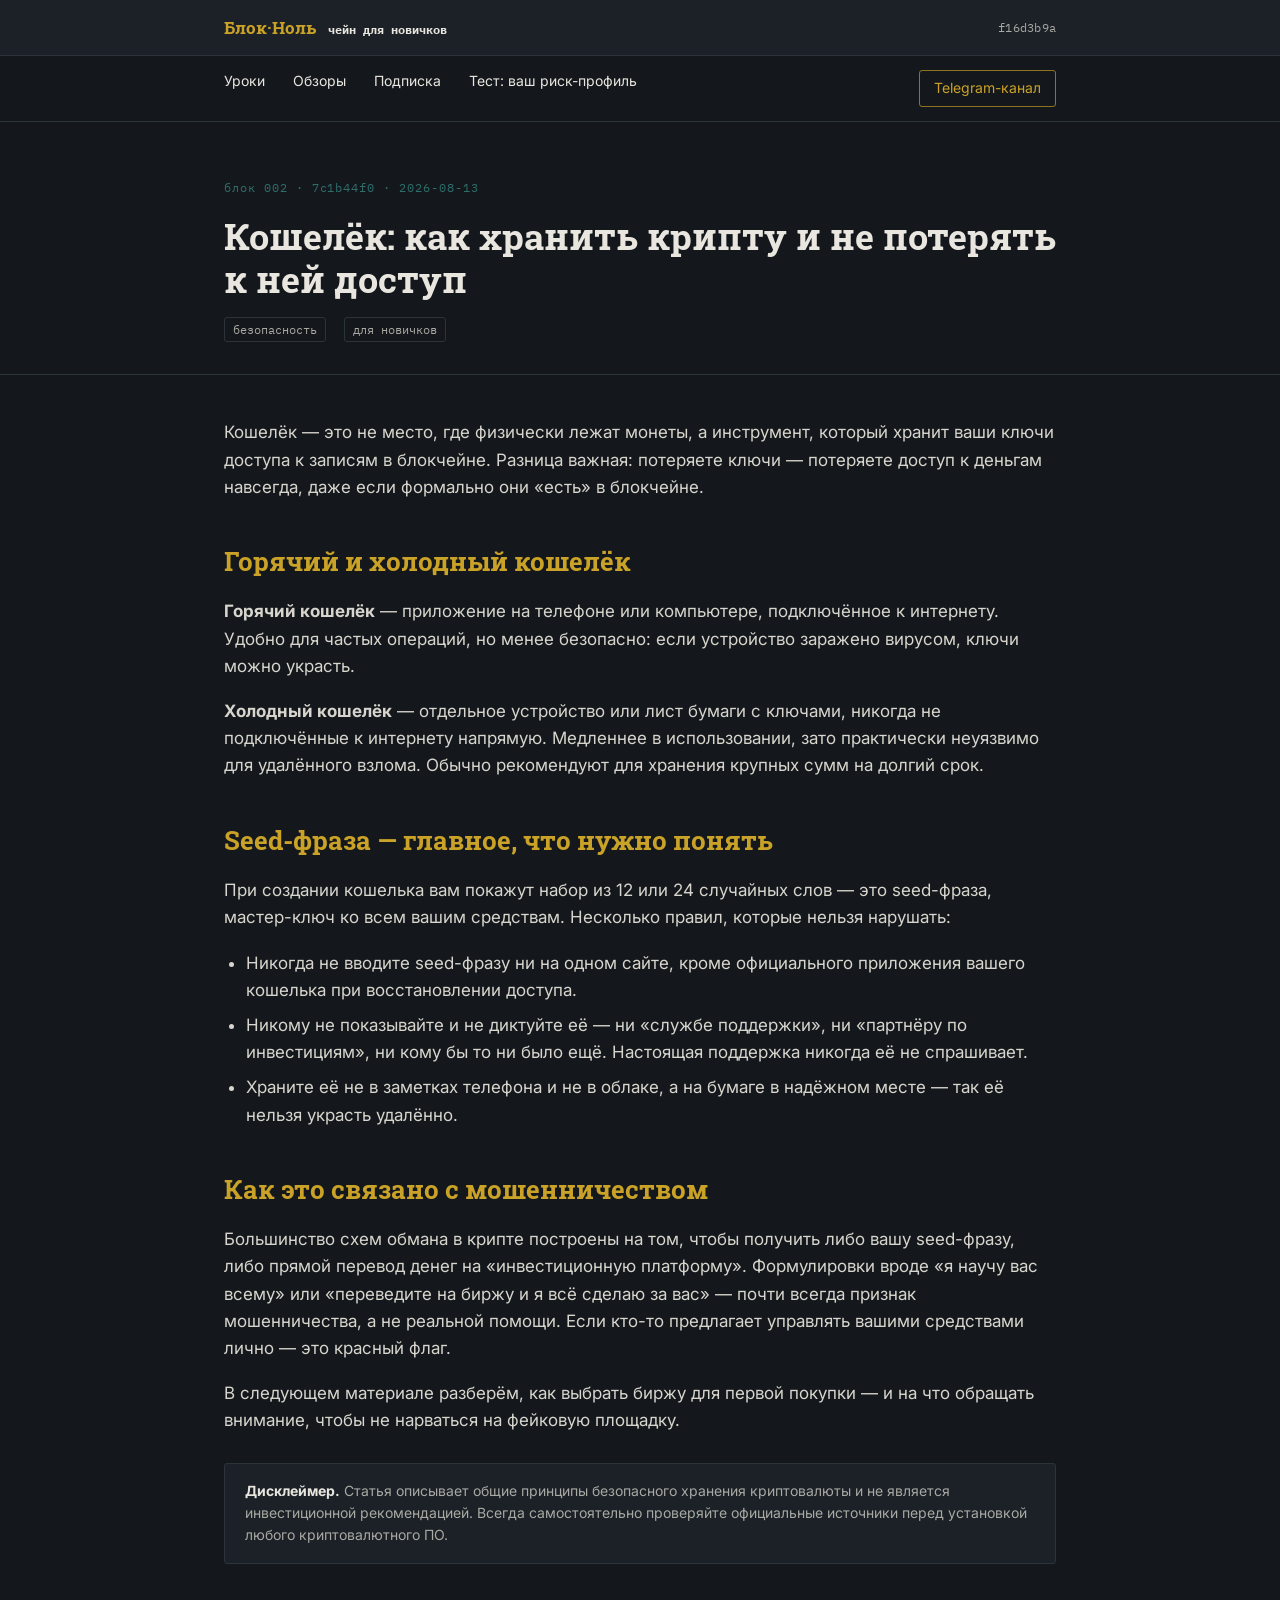
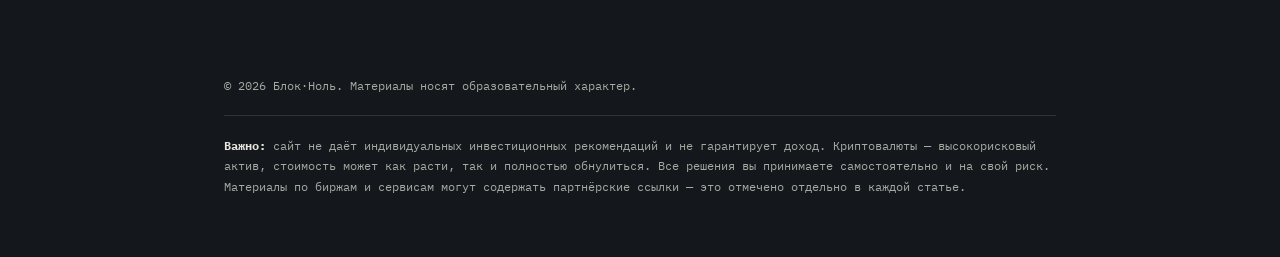
<file: articles/koshelek-kak-hranit-kriptu.html>
<!DOCTYPE html>
<html lang="ru">
<head>
<meta charset="UTF-8">
<meta name="viewport" content="width=device-width, initial-scale=1.0">
<title>Кошелёк: как хранить крипту и не потерять к ней доступ — Блок·Ноль</title>
<meta name="description" content="Горячий или холодный кошелёк, что такое seed-фраза и почему её нельзя никому показывать.">
<link rel="preconnect" href="https://fonts.googleapis.com">
<link href="https://fonts.googleapis.com/css2?family=Roboto+Slab:wght@400;700&family=Inter:wght@400;500;600&family=IBM+Plex+Mono:wght@400;500&display=swap" rel="stylesheet">
<link rel="stylesheet" href="../assets/style.css">
</head>
<body>

<div class="chainbar">
  <div class="chainbar-inner">
    <div class="brand">Блок·Ноль <span>чейн для новичков</span></div>
    <div>f16d3b9a</div>
  </div>
</div>

<nav class="mainnav">
  <div class="wrap">
    <a href="../index.html">Уроки</a>
    <a href="../index.html#obzory">Обзоры</a>
    <a href="../index.html#podpiska">Подписка</a>
    <a href="../risk/">Тест: ваш риск-профиль</a>
    <a class="cta" href="https://t.me/bloknol" target="_blank" rel="noopener">Telegram-канал</a>
  </div>
</nav>



<header class="article-header">
  <div class="wrap">
    <div class="hero-hash">блок 002 · 7c1b44f0 · 2026-08-13</div>
    <h1>Кошелёк: как хранить крипту и не потерять к ней доступ</h1>
    <div class="article-meta">
      <span class="tag">безопасность</span><span class="tag">для новичков</span>
    </div>
  </div>
</header>

<article class="article-body">
  <div class="wrap">
    <p>Кошелёк — это не место, где физически лежат монеты, а инструмент, который хранит ваши ключи доступа к записям в блокчейне. Разница важная: потеряете ключи — потеряете доступ к деньгам навсегда, даже если формально они «есть» в блокчейне.</p>
<h2>Горячий и холодный кошелёк</h2>
<p><strong>Горячий кошелёк</strong> — приложение на телефоне или компьютере, подключённое к интернету. Удобно для частых операций, но менее безопасно: если устройство заражено вирусом, ключи можно украсть.</p>
<p><strong>Холодный кошелёк</strong> — отдельное устройство или лист бумаги с ключами, никогда не подключённые к интернету напрямую. Медленнее в использовании, зато практически неуязвимо для удалённого взлома. Обычно рекомендуют для хранения крупных сумм на долгий срок.</p>
<h2>Seed-фраза — главное, что нужно понять</h2>
<p>При создании кошелька вам покажут набор из 12 или 24 случайных слов — это seed-фраза, мастер-ключ ко всем вашим средствам. Несколько правил, которые нельзя нарушать:</p>
<ul>
<li>Никогда не вводите seed-фразу ни на одном сайте, кроме официального приложения вашего кошелька при восстановлении доступа.</li>
<li>Никому не показывайте и не диктуйте её — ни «службе поддержки», ни «партнёру по инвестициям», ни кому бы то ни было ещё. Настоящая поддержка никогда её не спрашивает.</li>
<li>Храните её не в заметках телефона и не в облаке, а на бумаге в надёжном месте — так её нельзя украсть удалённо.</li>
</ul>
<h2>Как это связано с мошенничеством</h2>
<p>Большинство схем обмана в крипте построены на том, чтобы получить либо вашу seed-фразу, либо прямой перевод денег на «инвестиционную платформу». Формулировки вроде «я научу вас всему» или «переведите на биржу и я всё сделаю за вас» — почти всегда признак мошенничества, а не реальной помощи. Если кто-то предлагает управлять вашими средствами лично — это красный флаг.</p>
<p>В следующем материале разберём, как выбрать биржу для первой покупки — и на что обращать внимание, чтобы не нарваться на фейковую площадку.</p>

    

    <div class="disclosure-box">
      <strong>Дисклеймер.</strong> Статья описывает общие принципы безопасного хранения криптовалюты и не является инвестиционной рекомендацией. Всегда самостоятельно проверяйте официальные источники перед установкой любого криптовалютного ПО.
    </div>
  </div>
</article>



<footer>
  <div class="wrap">
    <div>© 2026 Блок·Ноль. Материалы носят образовательный характер.</div>
    <div class="disclaimer">
      <strong style="color:var(--paper)">Важно:</strong> сайт не даёт индивидуальных инвестиционных рекомендаций и не гарантирует доход. Криптовалюты — высокорисковый актив, стоимость может как расти, так и полностью обнулиться. Все решения вы принимаете самостоятельно и на свой риск. Материалы по биржам и сервисам могут содержать партнёрские ссылки — это отмечено отдельно в каждой статье.
    </div>
  </div>
</footer>

</body>
</html>
</file>
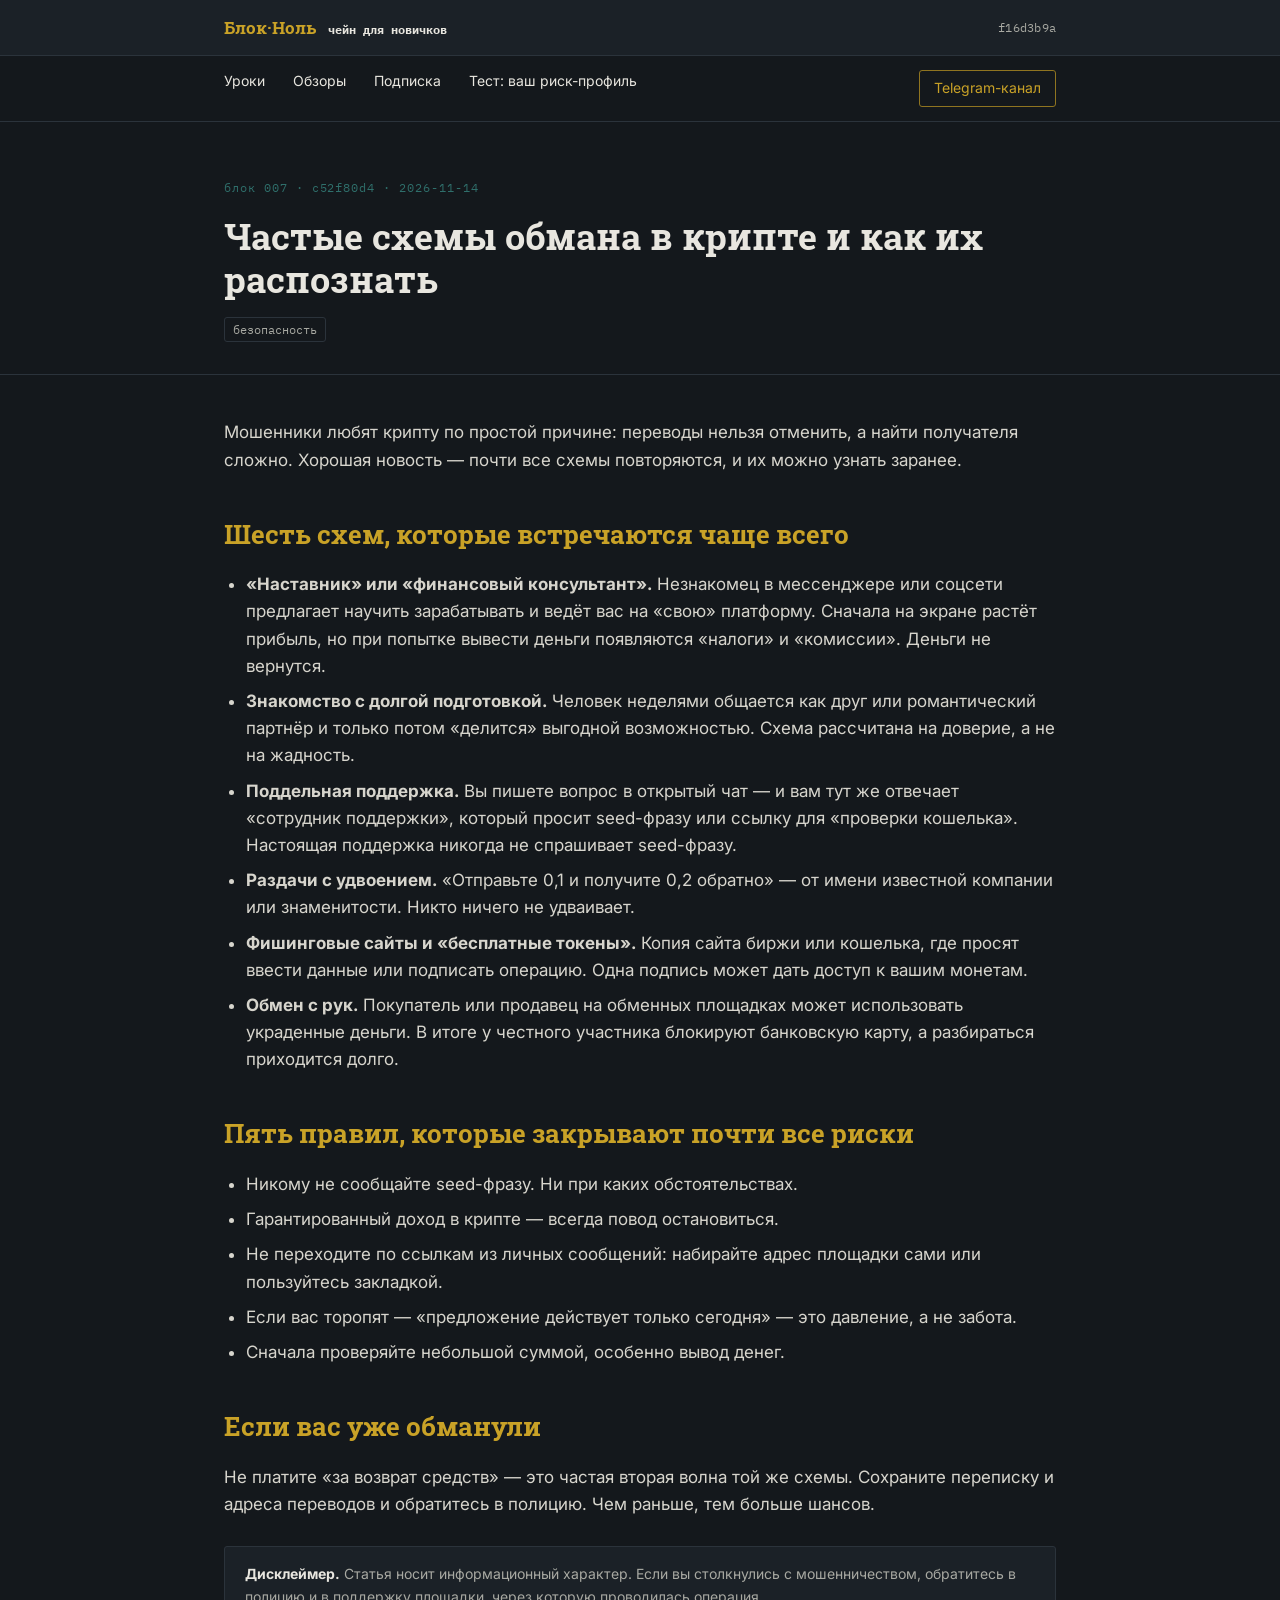
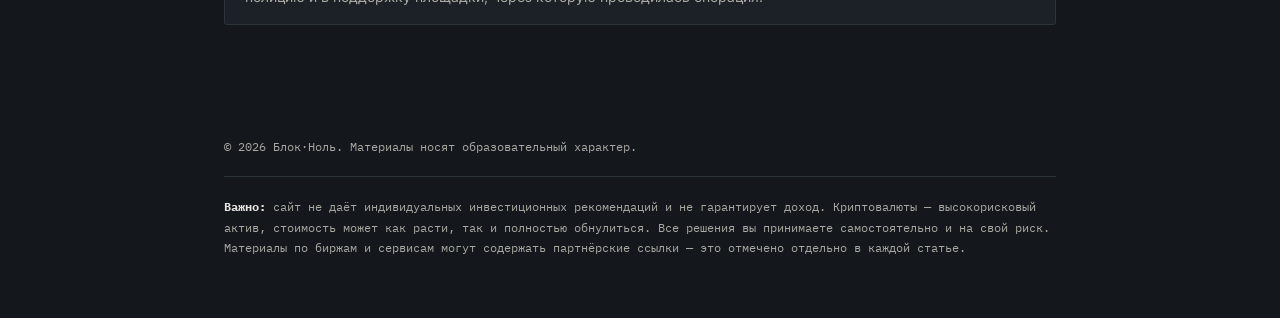
<file: articles/shemy-obmana-v-kripte.html>
<!DOCTYPE html>
<html lang="ru">
<head>
<meta charset="UTF-8">
<meta name="viewport" content="width=device-width, initial-scale=1.0">
<title>Частые схемы обмана в крипте и как их распознать — Блок·Ноль</title>
<meta name="description" content="Фейковые «инвесторы», поддельная поддержка, раздачи с удвоением и обмен с рук: шесть схем и простые правила защиты.">
<link rel="preconnect" href="https://fonts.googleapis.com">
<link href="https://fonts.googleapis.com/css2?family=Roboto+Slab:wght@400;700&family=Inter:wght@400;500;600&family=IBM+Plex+Mono:wght@400;500&display=swap" rel="stylesheet">
<link rel="stylesheet" href="../assets/style.css">
</head>
<body>

<div class="chainbar">
  <div class="chainbar-inner">
    <div class="brand">Блок·Ноль <span>чейн для новичков</span></div>
    <div>f16d3b9a</div>
  </div>
</div>

<nav class="mainnav">
  <div class="wrap">
    <a href="../index.html">Уроки</a>
    <a href="../index.html#obzory">Обзоры</a>
    <a href="../index.html#podpiska">Подписка</a>
    <a href="../risk/">Тест: ваш риск-профиль</a>
    <a class="cta" href="https://t.me/bloknol" target="_blank" rel="noopener">Telegram-канал</a>
  </div>
</nav>



<header class="article-header">
  <div class="wrap">
    <div class="hero-hash">блок 007 · c52f80d4 · 2026-11-14</div>
    <h1>Частые схемы обмана в крипте и как их распознать</h1>
    <div class="article-meta">
      <span class="tag">безопасность</span>
    </div>
  </div>
</header>

<article class="article-body">
  <div class="wrap">
    <p>Мошенники любят крипту по простой причине: переводы нельзя отменить, а найти получателя сложно. Хорошая новость — почти все схемы повторяются, и их можно узнать заранее.</p>
<h2>Шесть схем, которые встречаются чаще всего</h2>
<ul>
<li><strong>«Наставник» или «финансовый консультант».</strong> Незнакомец в мессенджере или соцсети предлагает научить зарабатывать и ведёт вас на «свою» платформу. Сначала на экране растёт прибыль, но при попытке вывести деньги появляются «налоги» и «комиссии». Деньги не вернутся.</li>
<li><strong>Знакомство с долгой подготовкой.</strong> Человек неделями общается как друг или романтический партнёр и только потом «делится» выгодной возможностью. Схема рассчитана на доверие, а не на жадность.</li>
<li><strong>Поддельная поддержка.</strong> Вы пишете вопрос в открытый чат — и вам тут же отвечает «сотрудник поддержки», который просит seed-фразу или ссылку для «проверки кошелька». Настоящая поддержка никогда не спрашивает seed-фразу.</li>
<li><strong>Раздачи с удвоением.</strong> «Отправьте 0,1 и получите 0,2 обратно» — от имени известной компании или знаменитости. Никто ничего не удваивает.</li>
<li><strong>Фишинговые сайты и «бесплатные токены».</strong> Копия сайта биржи или кошелька, где просят ввести данные или подписать операцию. Одна подпись может дать доступ к вашим монетам.</li>
<li><strong>Обмен с рук.</strong> Покупатель или продавец на обменных площадках может использовать украденные деньги. В итоге у честного участника блокируют банковскую карту, а разбираться приходится долго.</li>
</ul>
<h2>Пять правил, которые закрывают почти все риски</h2>
<ul>
<li>Никому не сообщайте seed-фразу. Ни при каких обстоятельствах.</li>
<li>Гарантированный доход в крипте — всегда повод остановиться.</li>
<li>Не переходите по ссылкам из личных сообщений: набирайте адрес площадки сами или пользуйтесь закладкой.</li>
<li>Если вас торопят — «предложение действует только сегодня» — это давление, а не забота.</li>
<li>Сначала проверяйте небольшой суммой, особенно вывод денег.</li>
</ul>
<h2>Если вас уже обманули</h2>
<p>Не платите «за возврат средств» — это частая вторая волна той же схемы. Сохраните переписку и адреса переводов и обратитесь в полицию. Чем раньше, тем больше шансов.</p>

    

    <div class="disclosure-box">
      <strong>Дисклеймер.</strong> Статья носит информационный характер. Если вы столкнулись с мошенничеством, обратитесь в полицию и в поддержку площадки, через которую проводилась операция.
    </div>
  </div>
</article>



<footer>
  <div class="wrap">
    <div>© 2026 Блок·Ноль. Материалы носят образовательный характер.</div>
    <div class="disclaimer">
      <strong style="color:var(--paper)">Важно:</strong> сайт не даёт индивидуальных инвестиционных рекомендаций и не гарантирует доход. Криптовалюты — высокорисковый актив, стоимость может как расти, так и полностью обнулиться. Все решения вы принимаете самостоятельно и на свой риск. Материалы по биржам и сервисам могут содержать партнёрские ссылки — это отмечено отдельно в каждой статье.
    </div>
  </div>
</footer>

</body>
</html>
</file>
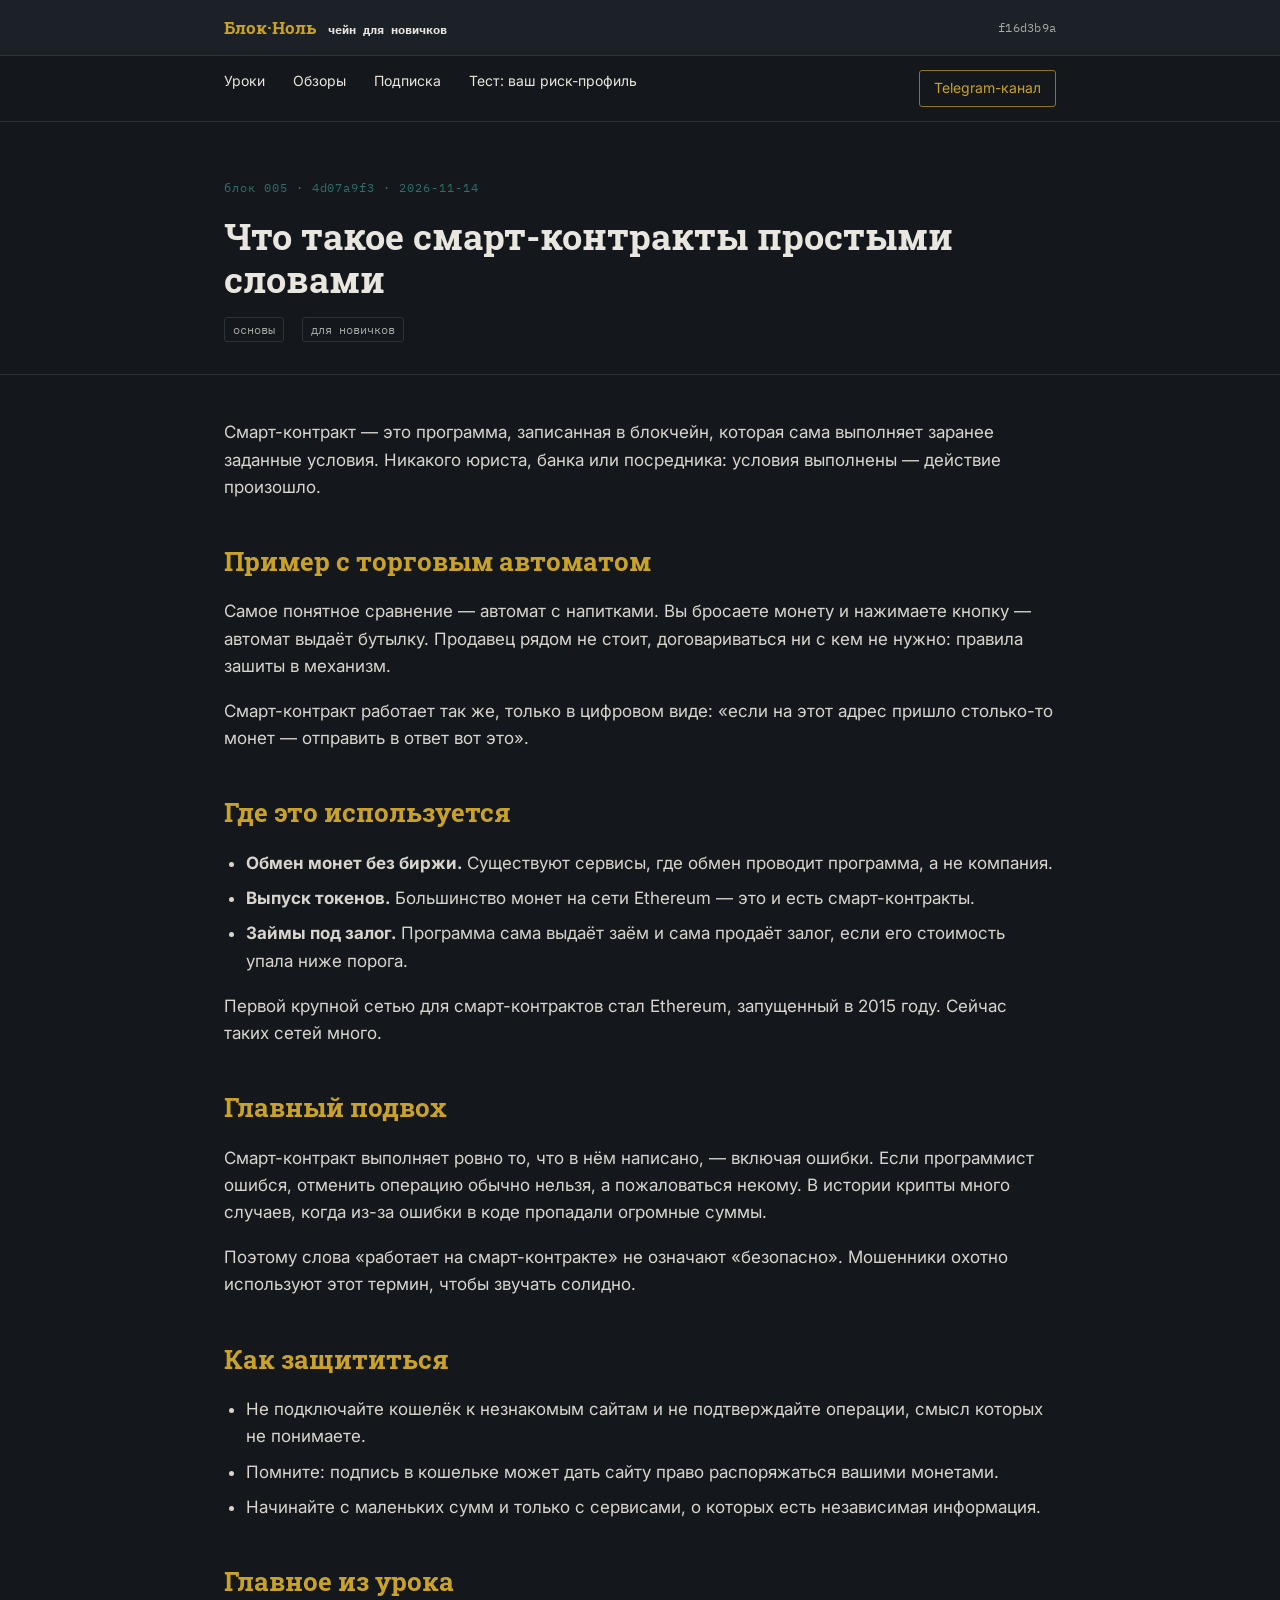
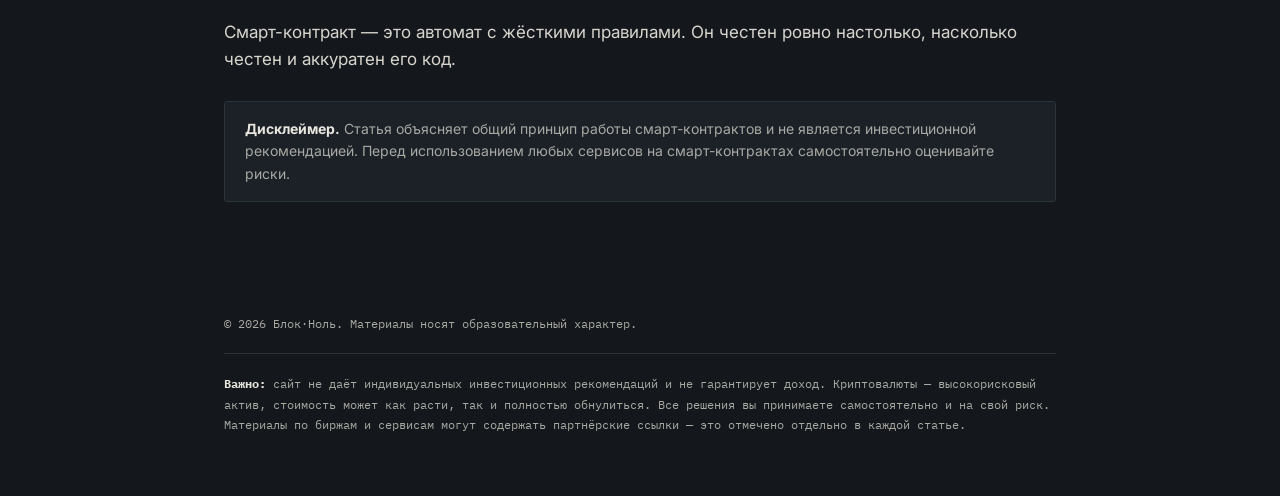
<file: articles/smart-kontrakty-prostymi-slovami.html>
<!DOCTYPE html>
<html lang="ru">
<head>
<meta charset="UTF-8">
<meta name="viewport" content="width=device-width, initial-scale=1.0">
<title>Что такое смарт-контракты простыми словами — Блок·Ноль</title>
<meta name="description" content="Программа в блокчейне, которая выполняет условия сама, без посредника. Объясняем на примере торгового автомата.">
<link rel="preconnect" href="https://fonts.googleapis.com">
<link href="https://fonts.googleapis.com/css2?family=Roboto+Slab:wght@400;700&family=Inter:wght@400;500;600&family=IBM+Plex+Mono:wght@400;500&display=swap" rel="stylesheet">
<link rel="stylesheet" href="../assets/style.css">
</head>
<body>

<div class="chainbar">
  <div class="chainbar-inner">
    <div class="brand">Блок·Ноль <span>чейн для новичков</span></div>
    <div>f16d3b9a</div>
  </div>
</div>

<nav class="mainnav">
  <div class="wrap">
    <a href="../index.html">Уроки</a>
    <a href="../index.html#obzory">Обзоры</a>
    <a href="../index.html#podpiska">Подписка</a>
    <a href="../risk/">Тест: ваш риск-профиль</a>
    <a class="cta" href="https://t.me/bloknol" target="_blank" rel="noopener">Telegram-канал</a>
  </div>
</nav>



<header class="article-header">
  <div class="wrap">
    <div class="hero-hash">блок 005 · 4d07a9f3 · 2026-11-14</div>
    <h1>Что такое смарт-контракты простыми словами</h1>
    <div class="article-meta">
      <span class="tag">основы</span><span class="tag">для новичков</span>
    </div>
  </div>
</header>

<article class="article-body">
  <div class="wrap">
    <p>Смарт-контракт — это программа, записанная в блокчейн, которая сама выполняет заранее заданные условия. Никакого юриста, банка или посредника: условия выполнены — действие произошло.</p>
<h2>Пример с торговым автоматом</h2>
<p>Самое понятное сравнение — автомат с напитками. Вы бросаете монету и нажимаете кнопку — автомат выдаёт бутылку. Продавец рядом не стоит, договариваться ни с кем не нужно: правила зашиты в механизм.</p>
<p>Смарт-контракт работает так же, только в цифровом виде: «если на этот адрес пришло столько-то монет — отправить в ответ вот это».</p>
<h2>Где это используется</h2>
<ul>
<li><strong>Обмен монет без биржи.</strong> Существуют сервисы, где обмен проводит программа, а не компания.</li>
<li><strong>Выпуск токенов.</strong> Большинство монет на сети Ethereum — это и есть смарт-контракты.</li>
<li><strong>Займы под залог.</strong> Программа сама выдаёт заём и сама продаёт залог, если его стоимость упала ниже порога.</li>
</ul>
<p>Первой крупной сетью для смарт-контрактов стал Ethereum, запущенный в 2015 году. Сейчас таких сетей много.</p>
<h2>Главный подвох</h2>
<p>Смарт-контракт выполняет ровно то, что в нём написано, — включая ошибки. Если программист ошибся, отменить операцию обычно нельзя, а пожаловаться некому. В истории крипты много случаев, когда из-за ошибки в коде пропадали огромные суммы.</p>
<p>Поэтому слова «работает на смарт-контракте» не означают «безопасно». Мошенники охотно используют этот термин, чтобы звучать солидно.</p>
<h2>Как защититься</h2>
<ul>
<li>Не подключайте кошелёк к незнакомым сайтам и не подтверждайте операции, смысл которых не понимаете.</li>
<li>Помните: подпись в кошельке может дать сайту право распоряжаться вашими монетами.</li>
<li>Начинайте с маленьких сумм и только с сервисами, о которых есть независимая информация.</li>
</ul>
<h2>Главное из урока</h2>
<p>Смарт-контракт — это автомат с жёсткими правилами. Он честен ровно настолько, насколько честен и аккуратен его код.</p>

    

    <div class="disclosure-box">
      <strong>Дисклеймер.</strong> Статья объясняет общий принцип работы смарт-контрактов и не является инвестиционной рекомендацией. Перед использованием любых сервисов на смарт-контрактах самостоятельно оценивайте риски.
    </div>
  </div>
</article>



<footer>
  <div class="wrap">
    <div>© 2026 Блок·Ноль. Материалы носят образовательный характер.</div>
    <div class="disclaimer">
      <strong style="color:var(--paper)">Важно:</strong> сайт не даёт индивидуальных инвестиционных рекомендаций и не гарантирует доход. Криптовалюты — высокорисковый актив, стоимость может как расти, так и полностью обнулиться. Все решения вы принимаете самостоятельно и на свой риск. Материалы по биржам и сервисам могут содержать партнёрские ссылки — это отмечено отдельно в каждой статье.
    </div>
  </div>
</footer>

</body>
</html>
</file>
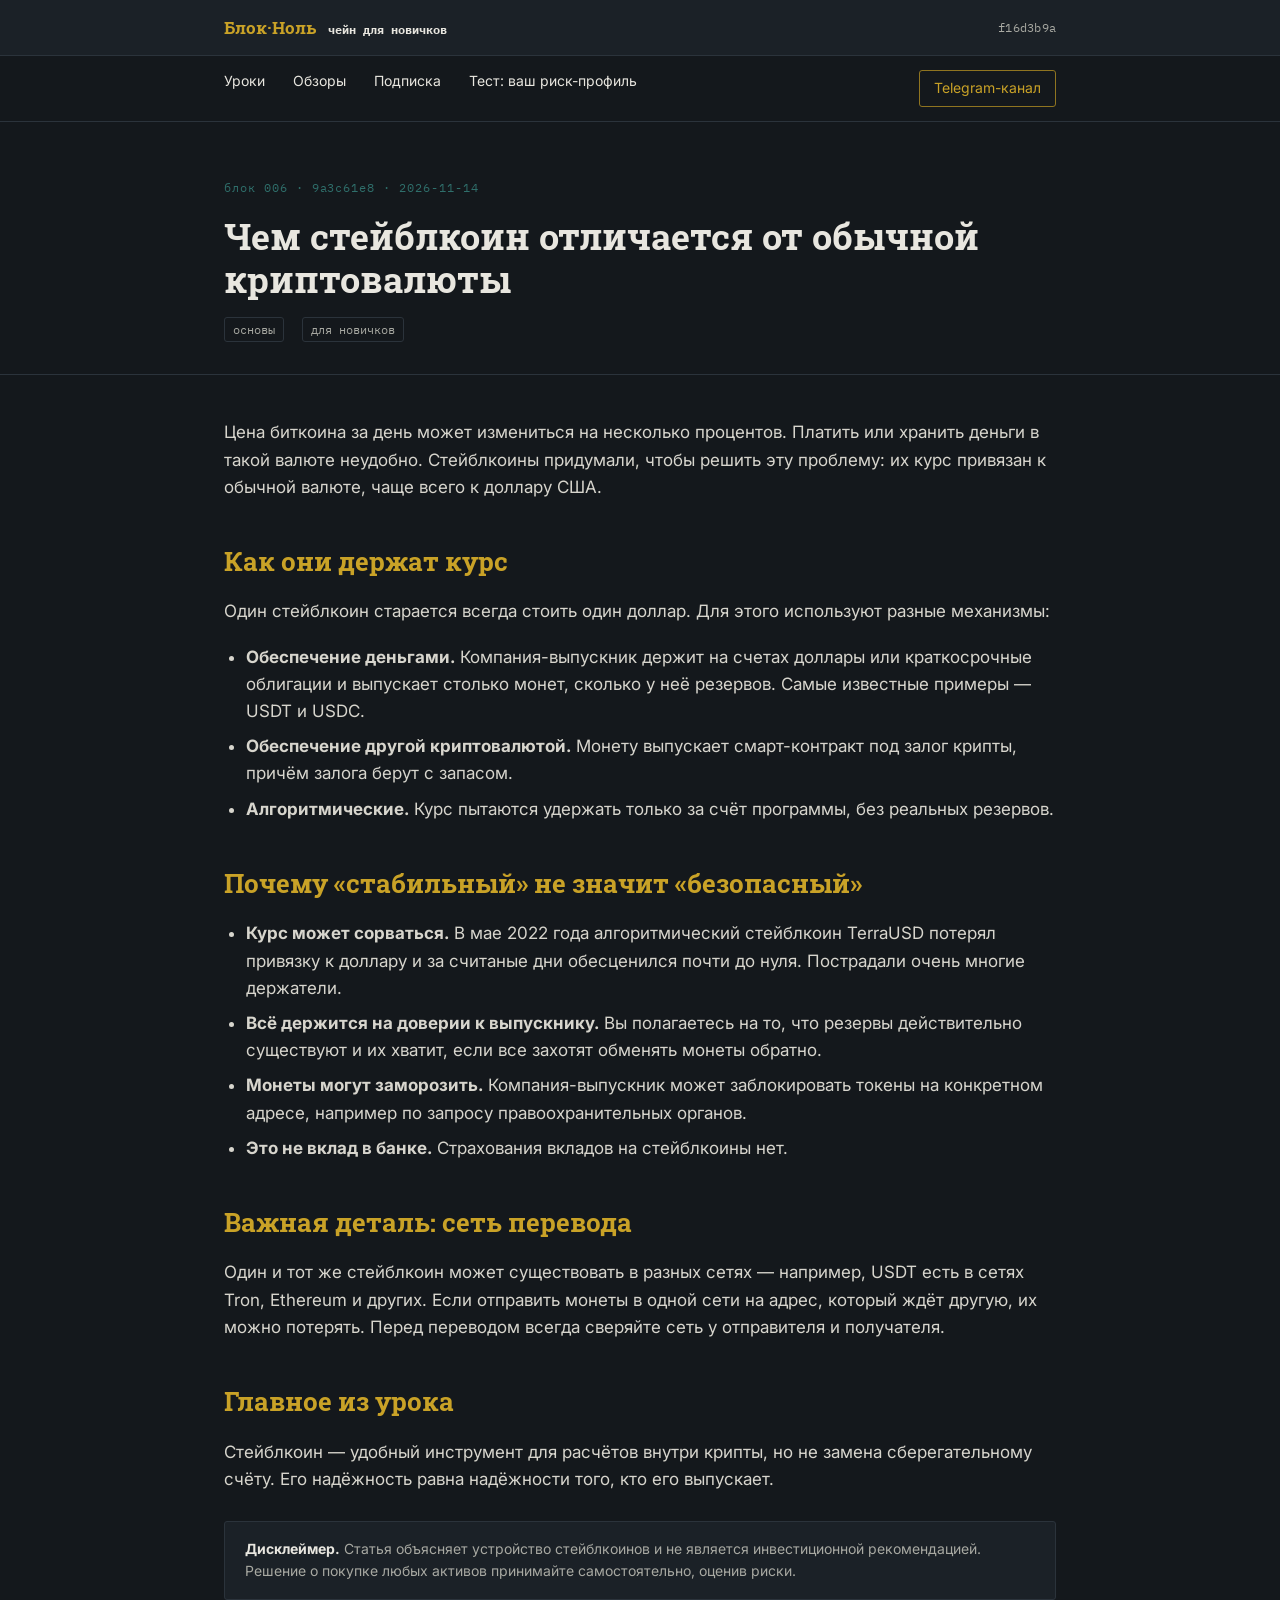
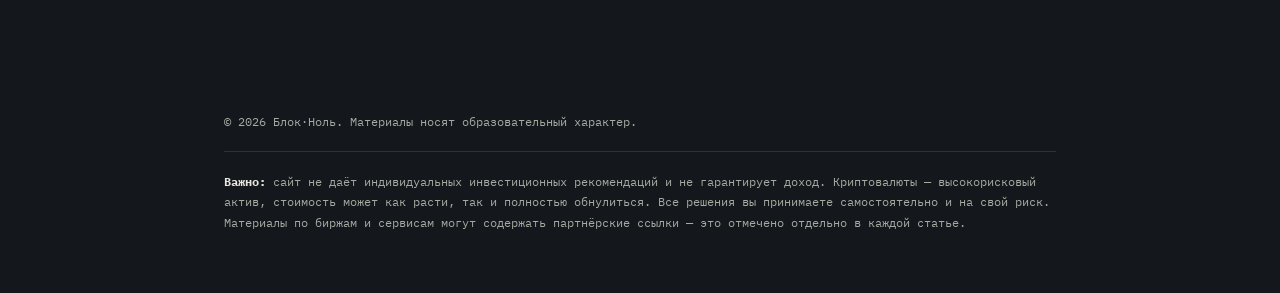
<file: articles/stejblkoiny-chem-otlichayutsya.html>
<!DOCTYPE html>
<html lang="ru">
<head>
<meta charset="UTF-8">
<meta name="viewport" content="width=device-width, initial-scale=1.0">
<title>Чем стейблкоин отличается от обычной криптовалюты — Блок·Ноль</title>
<meta name="description" content="Монеты, привязанные к доллару: как они держат курс, какие бывают и почему «стабильная» не значит «безрисковая».">
<link rel="preconnect" href="https://fonts.googleapis.com">
<link href="https://fonts.googleapis.com/css2?family=Roboto+Slab:wght@400;700&family=Inter:wght@400;500;600&family=IBM+Plex+Mono:wght@400;500&display=swap" rel="stylesheet">
<link rel="stylesheet" href="../assets/style.css">
</head>
<body>

<div class="chainbar">
  <div class="chainbar-inner">
    <div class="brand">Блок·Ноль <span>чейн для новичков</span></div>
    <div>f16d3b9a</div>
  </div>
</div>

<nav class="mainnav">
  <div class="wrap">
    <a href="../index.html">Уроки</a>
    <a href="../index.html#obzory">Обзоры</a>
    <a href="../index.html#podpiska">Подписка</a>
    <a href="../risk/">Тест: ваш риск-профиль</a>
    <a class="cta" href="https://t.me/bloknol" target="_blank" rel="noopener">Telegram-канал</a>
  </div>
</nav>



<header class="article-header">
  <div class="wrap">
    <div class="hero-hash">блок 006 · 9a3c61e8 · 2026-11-14</div>
    <h1>Чем стейблкоин отличается от обычной криптовалюты</h1>
    <div class="article-meta">
      <span class="tag">основы</span><span class="tag">для новичков</span>
    </div>
  </div>
</header>

<article class="article-body">
  <div class="wrap">
    <p>Цена биткоина за день может измениться на несколько процентов. Платить или хранить деньги в такой валюте неудобно. Стейблкоины придумали, чтобы решить эту проблему: их курс привязан к обычной валюте, чаще всего к доллару США.</p>
<h2>Как они держат курс</h2>
<p>Один стейблкоин старается всегда стоить один доллар. Для этого используют разные механизмы:</p>
<ul>
<li><strong>Обеспечение деньгами.</strong> Компания-выпускник держит на счетах доллары или краткосрочные облигации и выпускает столько монет, сколько у неё резервов. Самые известные примеры — USDT и USDC.</li>
<li><strong>Обеспечение другой криптовалютой.</strong> Монету выпускает смарт-контракт под залог крипты, причём залога берут с запасом.</li>
<li><strong>Алгоритмические.</strong> Курс пытаются удержать только за счёт программы, без реальных резервов.</li>
</ul>
<h2>Почему «стабильный» не значит «безопасный»</h2>
<ul>
<li><strong>Курс может сорваться.</strong> В мае 2022 года алгоритмический стейблкоин TerraUSD потерял привязку к доллару и за считаные дни обесценился почти до нуля. Пострадали очень многие держатели.</li>
<li><strong>Всё держится на доверии к выпускнику.</strong> Вы полагаетесь на то, что резервы действительно существуют и их хватит, если все захотят обменять монеты обратно.</li>
<li><strong>Монеты могут заморозить.</strong> Компания-выпускник может заблокировать токены на конкретном адресе, например по запросу правоохранительных органов.</li>
<li><strong>Это не вклад в банке.</strong> Страхования вкладов на стейблкоины нет.</li>
</ul>
<h2>Важная деталь: сеть перевода</h2>
<p>Один и тот же стейблкоин может существовать в разных сетях — например, USDT есть в сетях Tron, Ethereum и других. Если отправить монеты в одной сети на адрес, который ждёт другую, их можно потерять. Перед переводом всегда сверяйте сеть у отправителя и получателя.</p>
<h2>Главное из урока</h2>
<p>Стейблкоин — удобный инструмент для расчётов внутри крипты, но не замена сберегательному счёту. Его надёжность равна надёжности того, кто его выпускает.</p>

    

    <div class="disclosure-box">
      <strong>Дисклеймер.</strong> Статья объясняет устройство стейблкоинов и не является инвестиционной рекомендацией. Решение о покупке любых активов принимайте самостоятельно, оценив риски.
    </div>
  </div>
</article>



<footer>
  <div class="wrap">
    <div>© 2026 Блок·Ноль. Материалы носят образовательный характер.</div>
    <div class="disclaimer">
      <strong style="color:var(--paper)">Важно:</strong> сайт не даёт индивидуальных инвестиционных рекомендаций и не гарантирует доход. Криптовалюты — высокорисковый актив, стоимость может как расти, так и полностью обнулиться. Все решения вы принимаете самостоятельно и на свой риск. Материалы по биржам и сервисам могут содержать партнёрские ссылки — это отмечено отдельно в каждой статье.
    </div>
  </div>
</footer>

</body>
</html>
</file>
<file: assets/style.css>
:root {
  --bg: #14181C;
  --bg-raised: #1B2127;
  --paper: #E8E6DF;
  --paper-dim: #A8A9A2;
  --gold: #C9A227;
  --gold-dim: #8F7420;
  --teal: #4FA39D;
  --teal-dim: #2F6F6B;
  --line: #2B333B;
  --danger: #B5533C;
  --radius: 3px;
  --serif: "Roboto Slab", Georgia, serif;
  --sans: "Inter", -apple-system, BlinkMacSystemFont, sans-serif;
  --mono: "IBM Plex Mono", "SFMono-Regular", monospace;
}

* { box-sizing: border-box; }

html { scroll-behavior: smooth; }

body {
  margin: 0;
  background: var(--bg);
  color: var(--paper);
  font-family: var(--sans);
  font-size: 17px;
  line-height: 1.6;
  -webkit-font-smoothing: antialiased;
}

a { color: var(--teal); text-decoration: none; }
a:hover { color: var(--gold); }
a:focus-visible, button:focus-visible, input:focus-visible {
  outline: 2px solid var(--gold);
  outline-offset: 3px;
}

img { max-width: 100%; display: block; }

.wrap {
  max-width: 880px;
  margin: 0 auto;
  padding: 0 24px;
}

/* ---------- Header / chain strip ---------- */
.chainbar {
  border-bottom: 1px solid var(--line);
  background: var(--bg-raised);
}
.chainbar-inner {
  max-width: 880px;
  margin: 0 auto;
  padding: 14px 24px;
  display: flex;
  align-items: center;
  justify-content: space-between;
  font-family: var(--mono);
  font-size: 12px;
  color: var(--paper-dim);
  letter-spacing: 0.02em;
}
.chainbar-inner .brand {
  color: var(--gold);
  font-family: var(--serif);
  font-weight: 700;
  font-size: 17px;
  letter-spacing: 0;
}
.chainbar-inner .brand span { color: var(--paper); font-family: var(--mono); font-size: 12px; margin-left: 8px; }

nav.mainnav {
  border-bottom: 1px solid var(--line);
}
nav.mainnav .wrap {
  display: flex;
  gap: 28px;
  padding-top: 14px;
  padding-bottom: 14px;
  font-size: 14px;
}
nav.mainnav a { color: var(--paper); }
nav.mainnav a:hover { color: var(--gold); }
nav.mainnav .cta {
  margin-left: auto;
  color: var(--gold);
  border: 1px solid var(--gold-dim);
  padding: 6px 14px;
  border-radius: var(--radius);
}
nav.mainnav .cta:hover { background: var(--gold); color: var(--bg); }

/* ---------- Hero ---------- */
.hero {
  padding: 72px 0 56px;
  border-bottom: 1px solid var(--line);
  position: relative;
  overflow: hidden;
}
.hero-hash {
  font-family: var(--mono);
  font-size: 12px;
  color: var(--teal-dim);
  letter-spacing: 0.08em;
  margin-bottom: 18px;
}
.hero h1 {
  font-family: var(--serif);
  font-size: 44px;
  line-height: 1.15;
  margin: 0 0 20px;
  max-width: 640px;
}
.hero h1 em {
  font-style: normal;
  color: var(--gold);
}
.hero p.lede {
  font-size: 18px;
  color: var(--paper-dim);
  max-width: 520px;
  margin: 0 0 32px;
}
.hero-actions { display: flex; gap: 14px; flex-wrap: wrap; }
.btn-primary {
  background: var(--gold);
  color: var(--bg);
  font-weight: 600;
  padding: 12px 22px;
  border-radius: var(--radius);
  display: inline-block;
}
.btn-primary:hover { background: #ddb52e; color: var(--bg); }
.btn-ghost {
  border: 1px solid var(--line);
  color: var(--paper);
  padding: 12px 22px;
  border-radius: var(--radius);
  display: inline-block;
}
.btn-ghost:hover { border-color: var(--teal); color: var(--teal); }

/* ---------- Section labels ---------- */
.section-label {
  font-family: var(--mono);
  font-size: 12px;
  letter-spacing: 0.1em;
  text-transform: uppercase;
  color: var(--teal-dim);
  margin-bottom: 18px;
}

/* ---------- Block list (articles as ledger entries) ---------- */
.blocklist { padding: 56px 0; border-bottom: 1px solid var(--line); }
.block-entry {
  display: grid;
  grid-template-columns: 96px 1fr;
  gap: 24px;
  padding: 22px 0;
  border-top: 1px solid var(--line);
}
.block-entry:last-child { border-bottom: none; }
.block-id {
  font-family: var(--mono);
  color: var(--gold-dim);
  font-size: 13px;
  padding-top: 3px;
}
.block-id .n { color: var(--gold); font-size: 20px; display: block; font-weight: 700; }
.block-body h3 {
  font-family: var(--serif);
  font-size: 22px;
  margin: 0 0 8px;
}
.block-body h3 a { color: var(--paper); }
.block-body h3 a:hover { color: var(--gold); }
.block-body p { margin: 0 0 10px; color: var(--paper-dim); font-size: 15px; }
.block-meta {
  font-family: var(--mono);
  font-size: 12px;
  color: var(--teal-dim);
  display: flex;
  gap: 16px;
}
.tag {
  display: inline-block;
  border: 1px solid var(--line);
  border-radius: var(--radius);
  padding: 2px 8px;
  color: var(--paper-dim);
}

/* ---------- Subscribe strip ---------- */
.subscribe {
  padding: 56px 0;
  border-bottom: 1px solid var(--line);
  background: var(--bg-raised);
}
.subscribe-grid {
  display: grid;
  grid-template-columns: 1.3fr 1fr;
  gap: 40px;
  align-items: center;
}
.subscribe h2 { font-family: var(--serif); font-size: 26px; margin: 0 0 10px; }
.subscribe p { color: var(--paper-dim); margin: 0; font-size: 15px; }
.tg-box {
  border: 1px solid var(--gold-dim);
  border-radius: var(--radius);
  padding: 22px;
}
.tg-box .handle { font-family: var(--mono); color: var(--gold); font-size: 14px; margin-bottom: 10px; }
.tg-box .btn-primary { width: 100%; text-align: center; }

/* ---------- Footer ---------- */
footer {
  padding: 40px 0 60px;
  font-family: var(--mono);
  font-size: 12px;
  color: var(--paper-dim);
}
footer .disclaimer {
  border-top: 1px solid var(--line);
  padding-top: 20px;
  margin-top: 20px;
  line-height: 1.7;
}

/* ---------- Article page ---------- */
.article-header { padding: 56px 0 32px; border-bottom: 1px solid var(--line); }
.article-header h1 { font-family: var(--serif); font-size: 36px; line-height: 1.2; margin: 14px 0 16px; }
.article-meta { font-family: var(--mono); font-size: 12px; color: var(--teal-dim); display: flex; gap: 18px; flex-wrap: wrap; }

.article-body { padding: 44px 0; font-size: 17px; }
.article-body h2 { font-family: var(--serif); font-size: 26px; margin: 40px 0 16px; color: var(--gold); }
.article-body h3 { font-family: var(--serif); font-size: 20px; margin: 30px 0 12px; }
.article-body p { margin: 0 0 18px; color: #D7D5CD; }
.article-body ul, .article-body ol { margin: 0 0 18px; padding-left: 22px; color: #D7D5CD; }
.article-body li { margin-bottom: 8px; }
.article-body code { font-family: var(--mono); background: var(--bg-raised); padding: 2px 6px; border-radius: 2px; font-size: 15px; }
.article-body blockquote {
  border-left: 2px solid var(--gold-dim);
  margin: 24px 0;
  padding: 4px 0 4px 20px;
  color: var(--paper-dim);
  font-style: italic;
}

.disclosure-box {
  border: 1px solid var(--line);
  border-radius: var(--radius);
  padding: 16px 20px;
  margin: 28px 0;
  font-size: 14px;
  color: var(--paper-dim);
  background: var(--bg-raised);
}
.disclosure-box strong { color: var(--paper); }

.affiliate-card {
  border: 1px solid var(--gold-dim);
  border-radius: var(--radius);
  padding: 22px;
  margin: 30px 0;
  display: flex;
  justify-content: space-between;
  align-items: center;
  gap: 20px;
  flex-wrap: wrap;
}
.affiliate-card .name { font-family: var(--serif); font-size: 19px; color: var(--paper); margin: 0 0 6px; }
.affiliate-card .note { font-size: 13px; color: var(--paper-dim); margin: 0; }

/* ---------- Responsive ---------- */
@media (max-width: 640px) {
  .hero h1 { font-size: 32px; }
  .subscribe-grid { grid-template-columns: 1fr; }
  .block-entry { grid-template-columns: 1fr; gap: 6px; }
  .block-id { display: flex; align-items: baseline; gap: 8px; }
  nav.mainnav .wrap { flex-wrap: wrap; gap: 14px 20px; }
  .article-header h1, .hero h1 { font-size: 28px; }
}

@media (prefers-reduced-motion: reduce) {
  html { scroll-behavior: auto; }
}
</file>
